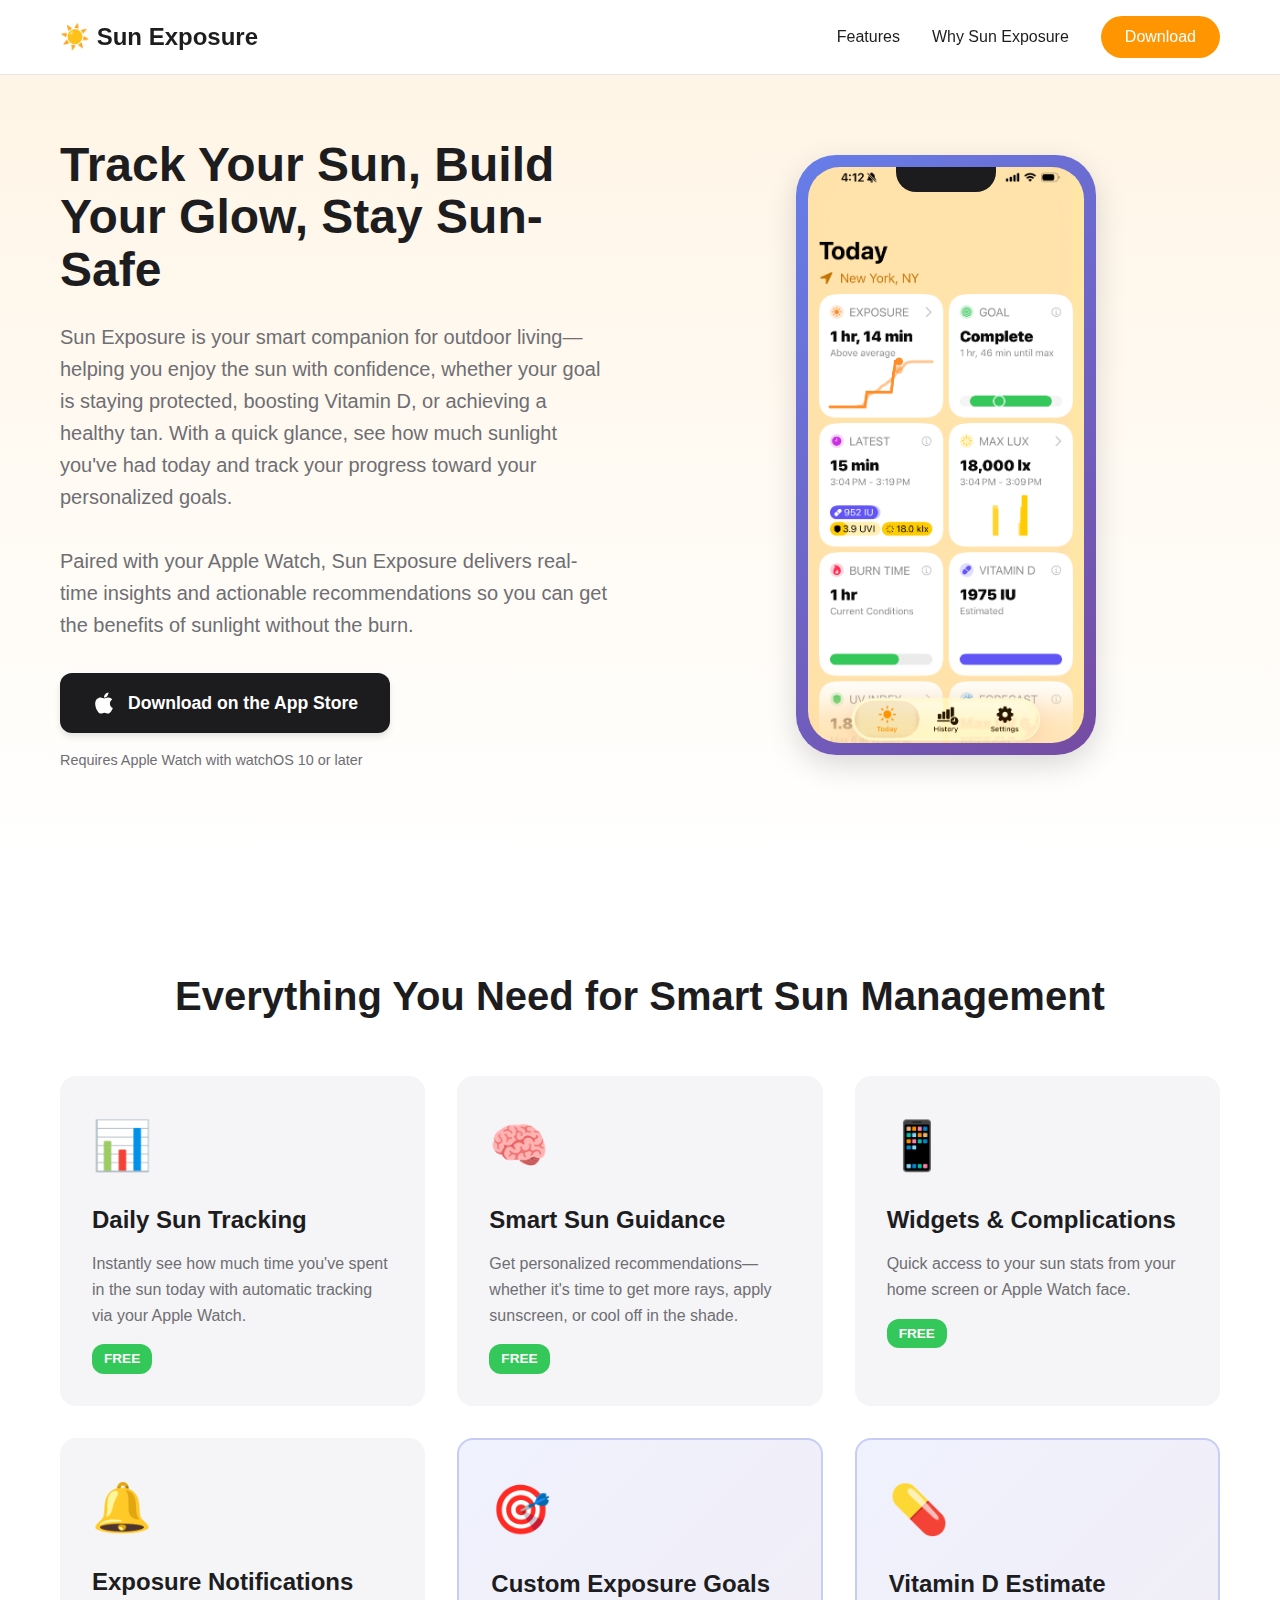
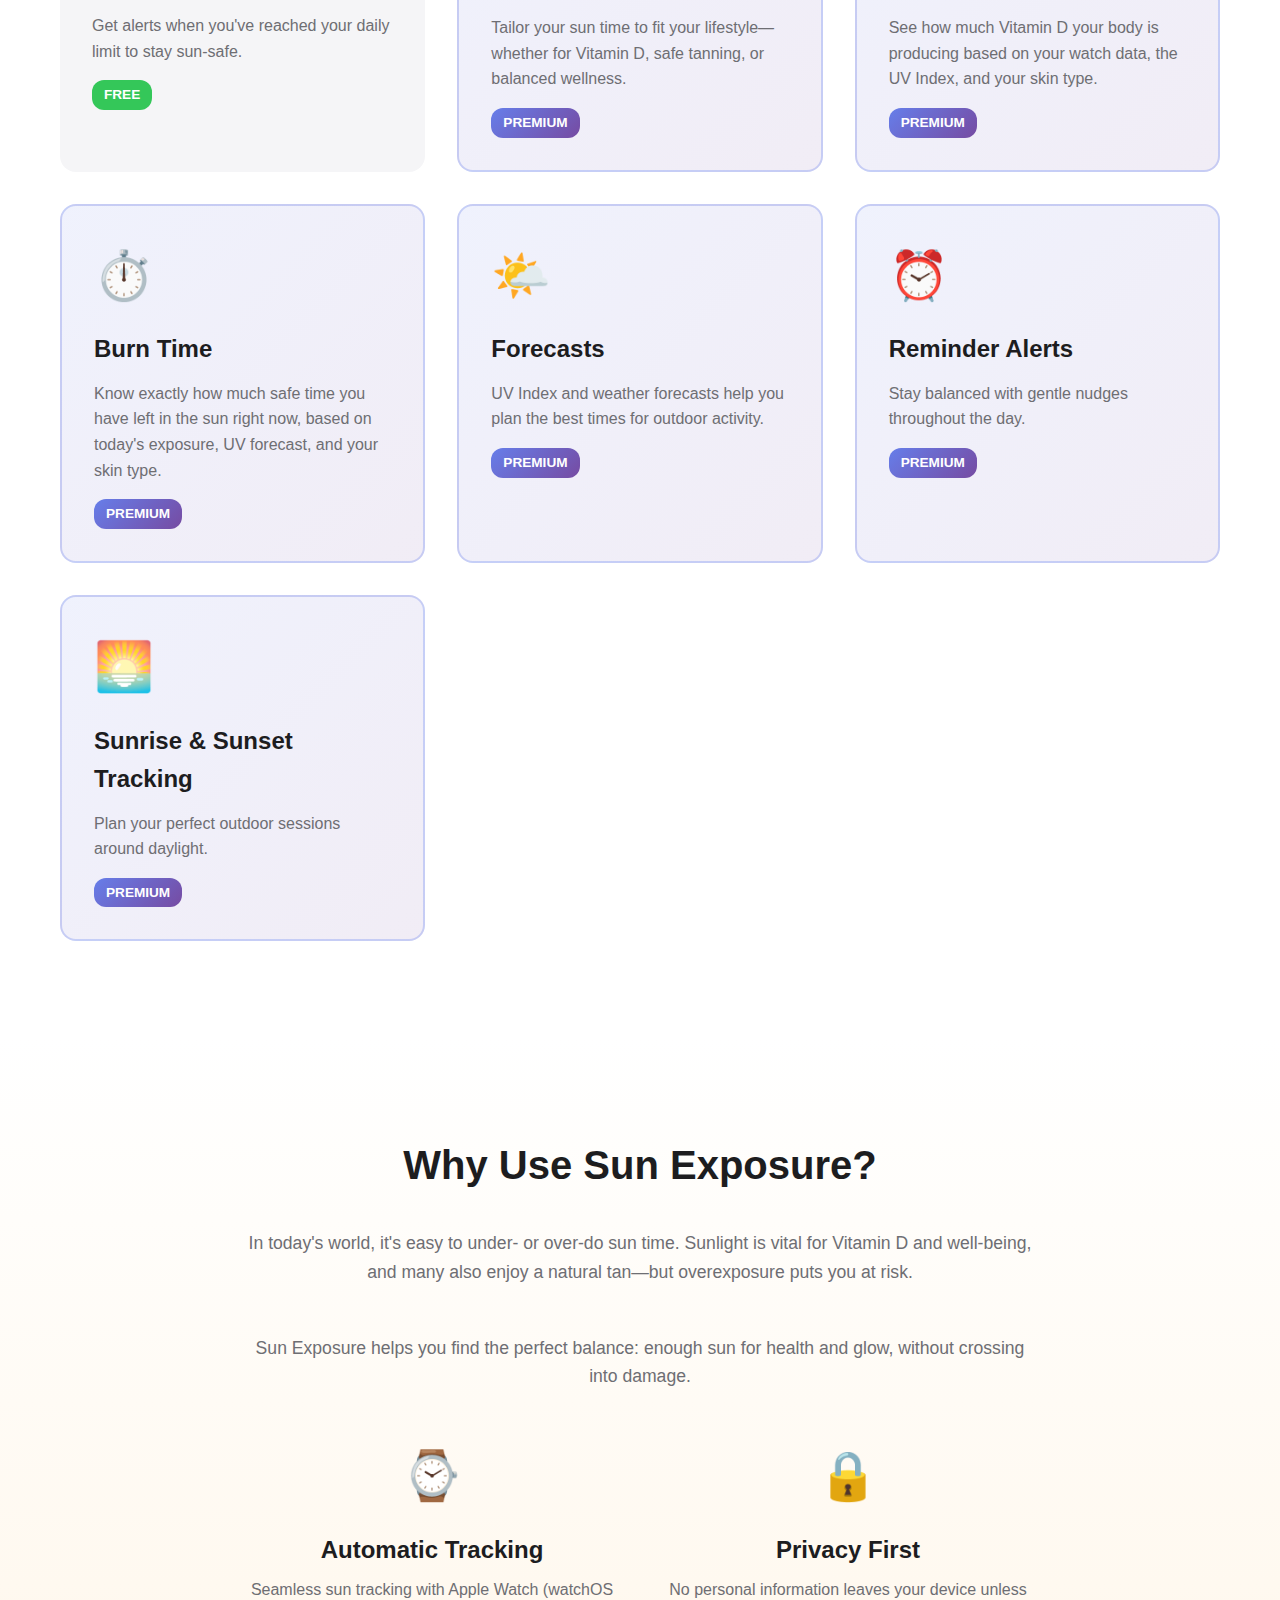
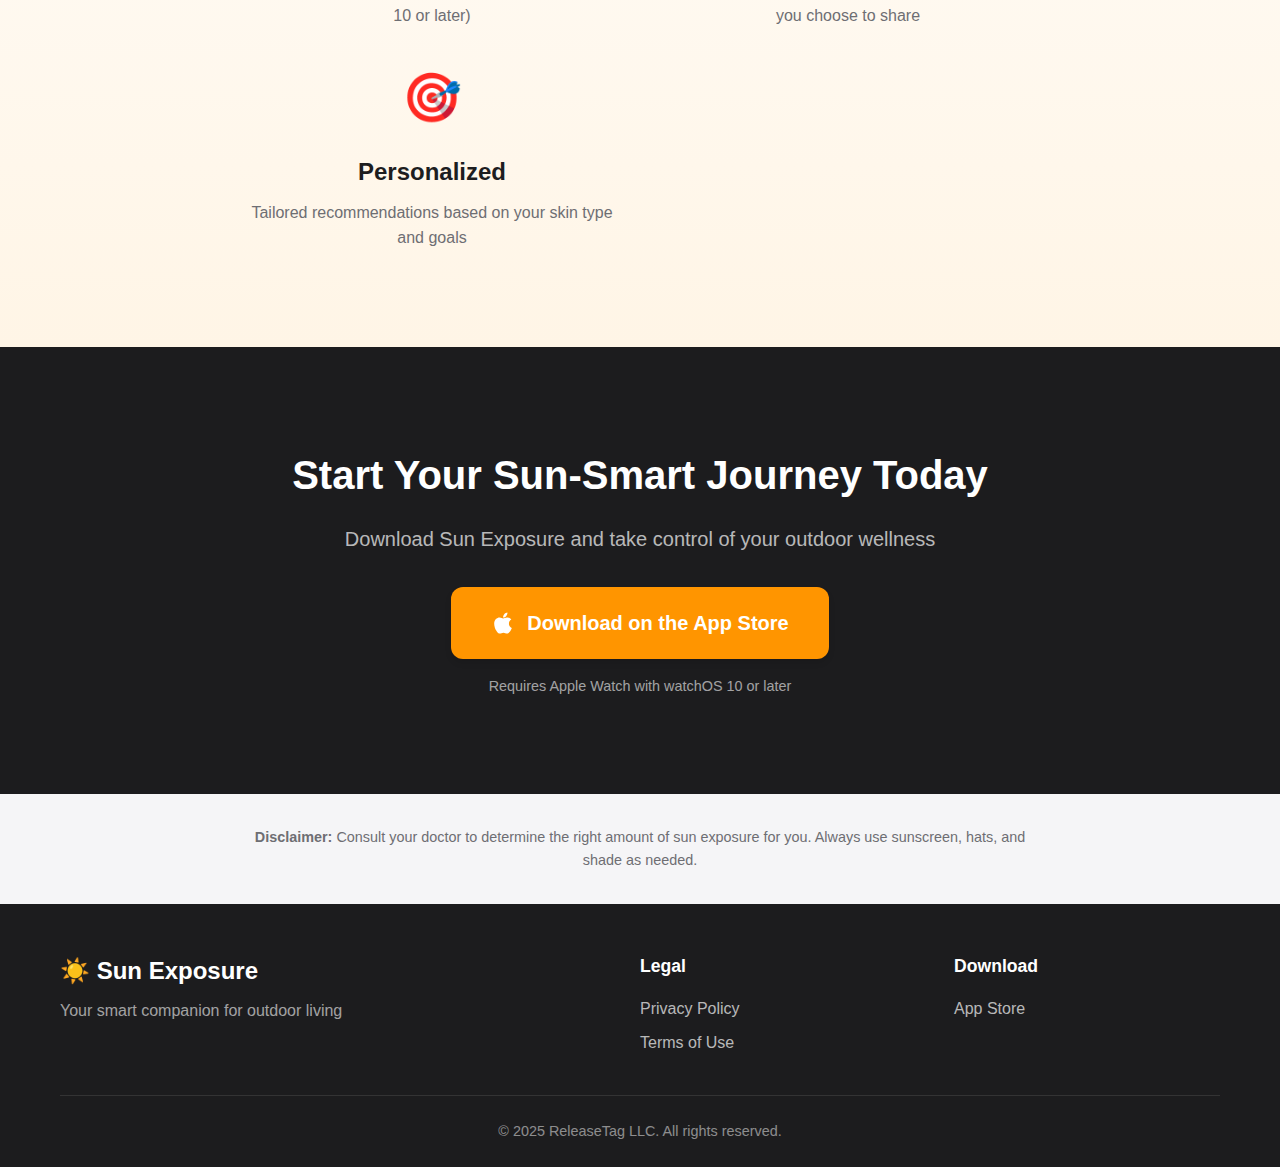
<file: index.html>
<!DOCTYPE html>
<html lang="en">
<head>
    <meta charset="UTF-8">
    <meta name="viewport" content="width=device-width, initial-scale=1.0">
    <meta name="apple-itunes-app" content="app-id=6463570196">
    <meta name="description" content="Track Your Sun, Build Your Glow, Stay Sun-Safe. Sun Exposure is your smart companion for outdoor living—helping you enjoy the sun with confidence, whether your goal is staying protected, boosting Vitamin D, or achieving a healthy tan.">
    <meta name="keywords" content="sun tracking, vitamin D, UV index, sun safety, Apple Watch, health app">
    <title>Sun Exposure - Track Your Sun, Build Your Glow, Stay Sun-Safe</title>
    <link rel="stylesheet" href="styles.css">
</head>
<body>
    <header class="header">
        <div class="container">
            <div class="logo">☀️ Sun Exposure</div>
            <nav class="nav">
                <a href="#features">Features</a>
                <a href="#why">Why Sun Exposure</a>
                <a href="#download" class="cta-button">Download</a>
            </nav>
        </div>
    </header>

    <section class="hero">
        <div class="container">
            <div class="hero-content">
                <h1>Track Your Sun, Build Your Glow, Stay Sun-Safe</h1>
                <p class="hero-subtitle">Sun Exposure is your smart companion for outdoor living—helping you enjoy the sun with confidence, whether your goal is staying protected, boosting Vitamin D, or achieving a healthy tan. With a quick glance, see how much sunlight you've had today and track your progress toward your personalized goals.</p>
                <p class="hero-subtitle">Paired with your Apple Watch, Sun Exposure delivers real-time insights and actionable recommendations so you can get the benefits of sunlight without the burn.</p>
                <div class="hero-cta">
                    <a href="https://apps.apple.com/app/id6463570196" class="download-button">
                        <svg viewBox="0 0 384 512" fill="currentColor" class="apple-icon">
                            <path d="M318.7 268.7c-.2-36.7 16.4-64.4 50-84.8-18.8-26.9-47.2-41.7-84.7-44.6-35.5-2.8-74.3 20.7-88.5 20.7-15 0-49.4-19.7-76.4-19.7C63.3 141.2 4 184.8 4 273.5q0 39.3 14.4 81.2c12.8 36.7 59 126.7 107.2 125.2 25.2-.6 43-17.9 75.8-17.9 31.8 0 48.3 17.9 76.4 17.9 48.6-.7 90.4-82.5 102.6-119.3-65.2-30.7-61.7-90-61.7-90.9zm-56.6-164.2c27.3-32.4 24.8-61.9 24-72.5-24.1 1.4-52 16.4-67.9 34.9-17.5 19.8-27.8 44.3-25.6 71.9 26.1 2 49.9-11.4 69.5-34.3z"/>
                        </svg>
                        Download on the App Store
                    </a>
                </div>
                <p class="compatibility">Requires Apple Watch with watchOS 10 or later</p>
            </div>
            <div class="hero-image">
                <div class="phone-mockup">
                    <div class="phone-screen">
                        <img src="images/screenshot.png" alt="Sun Exposure App Screenshot" style="width: 100%; height: 100%; object-fit: cover;">
                    </div>
                </div>
            </div>
        </div>
    </section>

    <section id="features" class="features">
        <div class="container">
            <h2>Everything You Need for Smart Sun Management</h2>

            <div class="features-grid">
                <div class="feature-card">
                    <div class="feature-icon">📊</div>
                    <h3>Daily Sun Tracking</h3>
                    <p>Instantly see how much time you've spent in the sun today with automatic tracking via your Apple Watch.</p>
                    <span class="badge free">Free</span>
                </div>

                <div class="feature-card">
                    <div class="feature-icon">🧠</div>
                    <h3>Smart Sun Guidance</h3>
                    <p>Get personalized recommendations—whether it's time to get more rays, apply sunscreen, or cool off in the shade.</p>
                    <span class="badge free">Free</span>
                </div>

                <div class="feature-card">
                    <div class="feature-icon">📱</div>
                    <h3>Widgets & Complications</h3>
                    <p>Quick access to your sun stats from your home screen or Apple Watch face.</p>
                    <span class="badge free">Free</span>
                </div>

                <div class="feature-card">
                    <div class="feature-icon">🔔</div>
                    <h3>Exposure Notifications</h3>
                    <p>Get alerts when you've reached your daily limit to stay sun-safe.</p>
                    <span class="badge free">Free</span>
                </div>

                <div class="feature-card premium">
                    <div class="feature-icon">🎯</div>
                    <h3>Custom Exposure Goals</h3>
                    <p>Tailor your sun time to fit your lifestyle—whether for Vitamin D, safe tanning, or balanced wellness.</p>
                    <span class="badge premium-badge">Premium</span>
                </div>

                <div class="feature-card premium">
                    <div class="feature-icon">💊</div>
                    <h3>Vitamin D Estimate</h3>
                    <p>See how much Vitamin D your body is producing based on your watch data, the UV Index, and your skin type.</p>
                    <span class="badge premium-badge">Premium</span>
                </div>

                <div class="feature-card premium">
                    <div class="feature-icon">⏱️</div>
                    <h3>Burn Time</h3>
                    <p>Know exactly how much safe time you have left in the sun right now, based on today's exposure, UV forecast, and your skin type.</p>
                    <span class="badge premium-badge">Premium</span>
                </div>

                <div class="feature-card premium">
                    <div class="feature-icon">🌤️</div>
                    <h3>Forecasts</h3>
                    <p>UV Index and weather forecasts help you plan the best times for outdoor activity.</p>
                    <span class="badge premium-badge">Premium</span>
                </div>

                <div class="feature-card premium">
                    <div class="feature-icon">⏰</div>
                    <h3>Reminder Alerts</h3>
                    <p>Stay balanced with gentle nudges throughout the day.</p>
                    <span class="badge premium-badge">Premium</span>
                </div>

                <div class="feature-card premium">
                    <div class="feature-icon">🌅</div>
                    <h3>Sunrise & Sunset Tracking</h3>
                    <p>Plan your perfect outdoor sessions around daylight.</p>
                    <span class="badge premium-badge">Premium</span>
                </div>
            </div>
        </div>
    </section>

    <section id="why" class="why-section">
        <div class="container">
            <h2>Why Use Sun Exposure?</h2>
            <div class="why-content">
                <p class="lead">In today's world, it's easy to under- or over-do sun time. Sunlight is vital for Vitamin D and well-being, and many also enjoy a natural tan—but overexposure puts you at risk.</p>
                <p>Sun Exposure helps you find the perfect balance: enough sun for health and glow, without crossing into damage.</p>

                <div class="benefits-grid">
                    <div class="benefit">
                        <div class="benefit-icon">⌚</div>
                        <h3>Automatic Tracking</h3>
                        <p>Seamless sun tracking with Apple Watch (watchOS 10 or later)</p>
                    </div>
                    <div class="benefit">
                        <div class="benefit-icon">🔒</div>
                        <h3>Privacy First</h3>
                        <p>No personal information leaves your device unless you choose to share</p>
                    </div>
                    <div class="benefit">
                        <div class="benefit-icon">🎯</div>
                        <h3>Personalized</h3>
                        <p>Tailored recommendations based on your skin type and goals</p>
                    </div>
                </div>
            </div>
        </div>
    </section>

    <section id="download" class="download-section">
        <div class="container">
            <h2>Start Your Sun-Smart Journey Today</h2>
            <p class="download-subtitle">Download Sun Exposure and take control of your outdoor wellness</p>
            <a href="https://apps.apple.com/app/id6463570196" class="download-button large">
                <svg viewBox="0 0 384 512" fill="currentColor" class="apple-icon">
                    <path d="M318.7 268.7c-.2-36.7 16.4-64.4 50-84.8-18.8-26.9-47.2-41.7-84.7-44.6-35.5-2.8-74.3 20.7-88.5 20.7-15 0-49.4-19.7-76.4-19.7C63.3 141.2 4 184.8 4 273.5q0 39.3 14.4 81.2c12.8 36.7 59 126.7 107.2 125.2 25.2-.6 43-17.9 75.8-17.9 31.8 0 48.3 17.9 76.4 17.9 48.6-.7 90.4-82.5 102.6-119.3-65.2-30.7-61.7-90-61.7-90.9zm-56.6-164.2c27.3-32.4 24.8-61.9 24-72.5-24.1 1.4-52 16.4-67.9 34.9-17.5 19.8-27.8 44.3-25.6 71.9 26.1 2 49.9-11.4 69.5-34.3z"/>
                </svg>
                Download on the App Store
            </a>
            <p class="disclaimer">Requires Apple Watch with watchOS 10 or later</p>
        </div>
    </section>

    <section class="disclaimer-section">
        <div class="container">
            <p><strong>Disclaimer:</strong> Consult your doctor to determine the right amount of sun exposure for you. Always use sunscreen, hats, and shade as needed.</p>
        </div>
    </section>

    <footer class="footer">
        <div class="container">
            <div class="footer-content">
                <div class="footer-brand">
                    <div class="logo">☀️ Sun Exposure</div>
                    <p>Your smart companion for outdoor living</p>
                </div>
                <div class="footer-links">
                    <h4>Legal</h4>
                    <ul>
                        <li><a href="/privacy-policy/">Privacy Policy</a></li>
                        <li><a href="/terms-of-use/">Terms of Use</a></li>
                    </ul>
                </div>
                <div class="footer-links">
                    <h4>Download</h4>
                    <ul>
                        <li><a href="https://apps.apple.com/app/id6463570196">App Store</a></li>
                    </ul>
                </div>
            </div>
            <div class="footer-bottom">
                <p>&copy; 2025 ReleaseTag LLC. All rights reserved.</p>
            </div>
        </div>
    </footer>
</body>
</html>
</file>
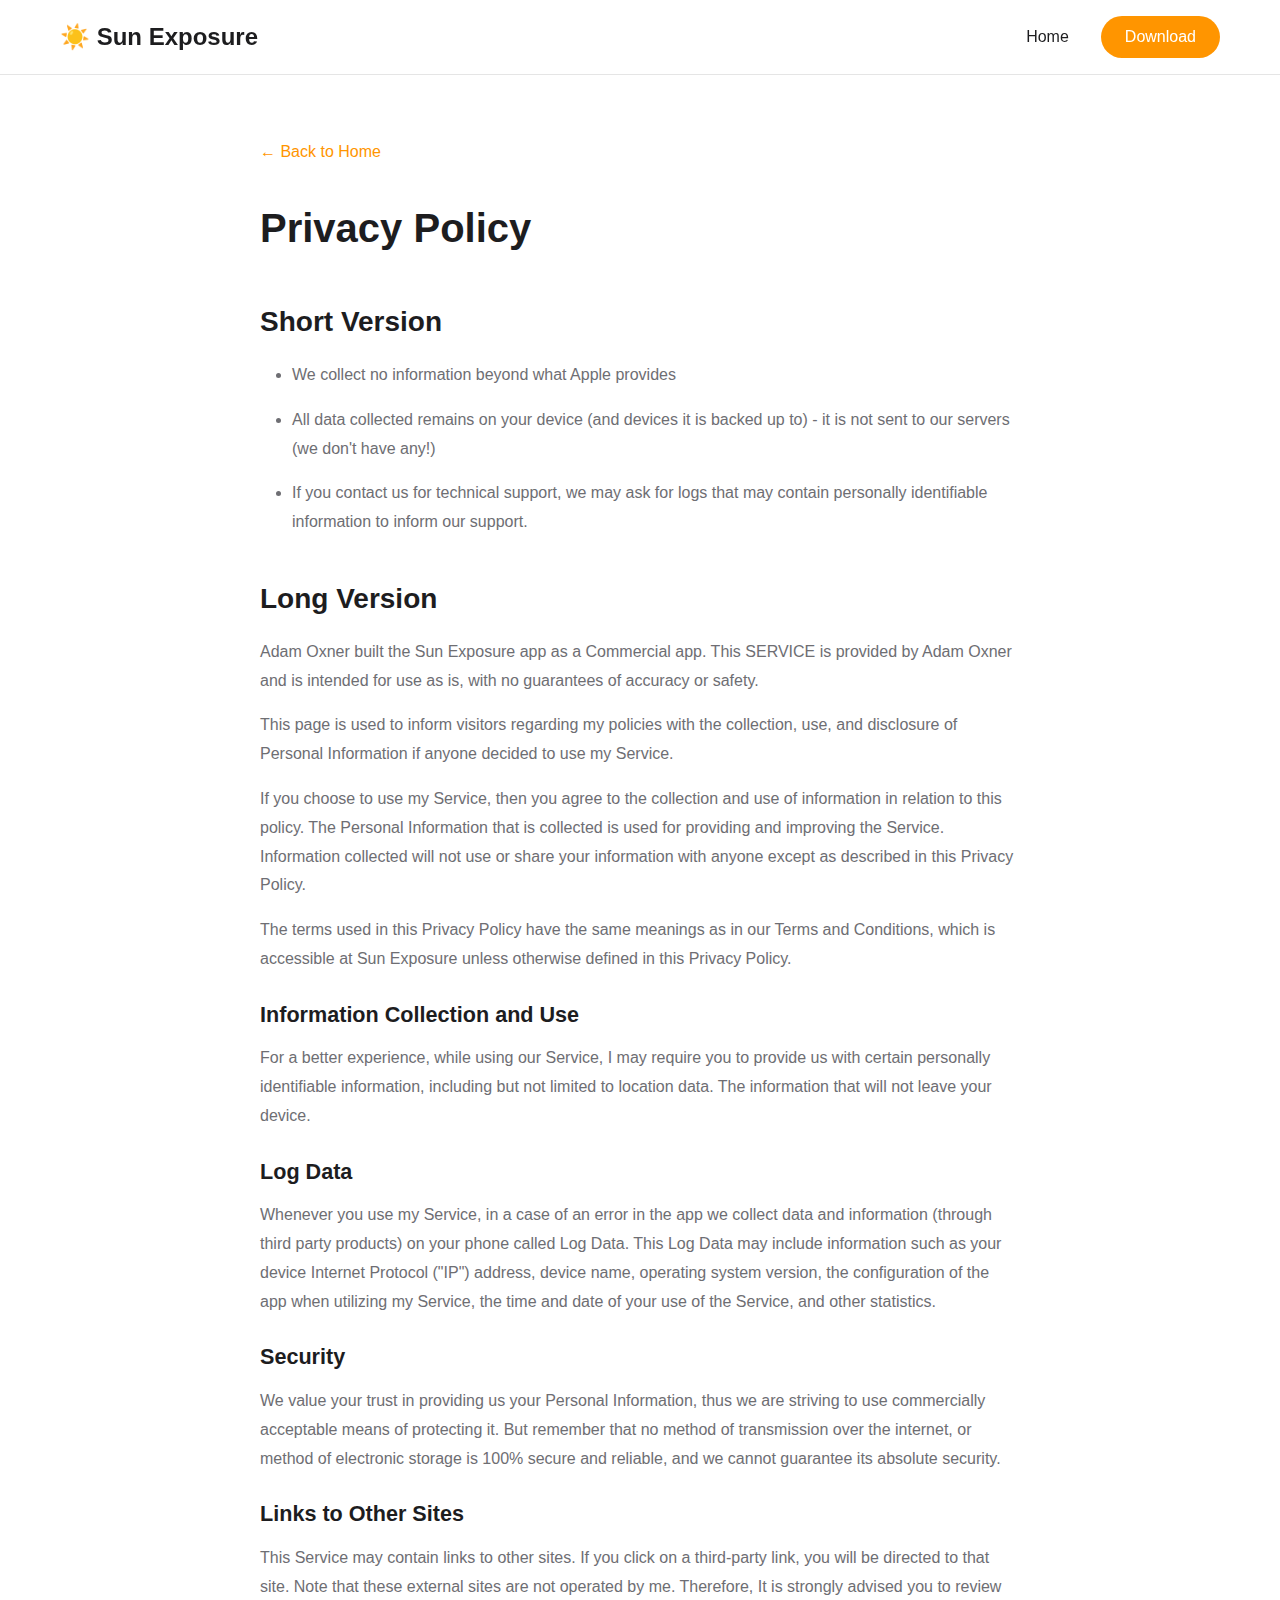
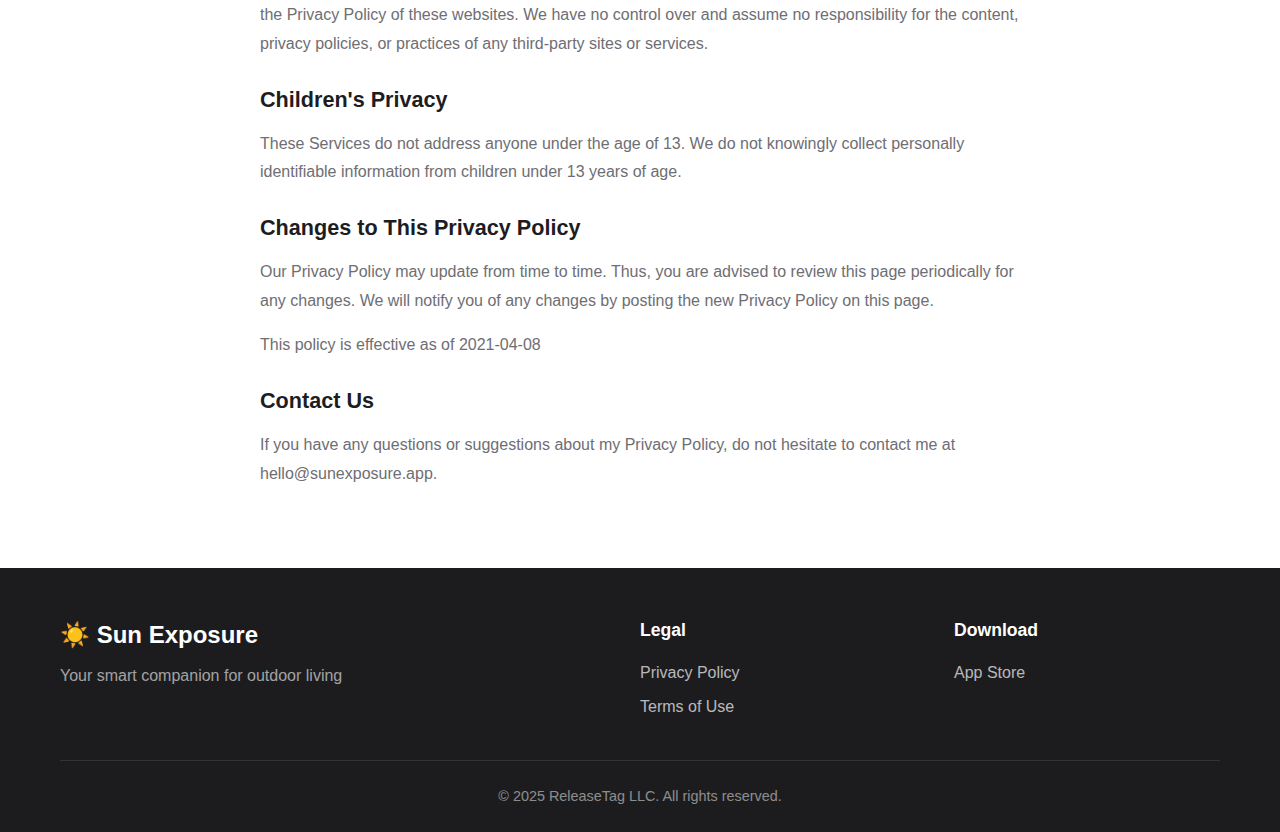
<file: privacy-policy/index.html>
<!DOCTYPE html>
<html lang="en">
<head>
    <meta charset="UTF-8">
    <meta name="viewport" content="width=device-width, initial-scale=1.0">
    <title>Privacy Policy - Sun Exposure</title>
    <link rel="stylesheet" href="../styles.css">
    <style>
        .policy-page {
            max-width: 800px;
            margin: 0 auto;
            padding: 4rem 20px;
        }

        .policy-page h1 {
            font-size: 2.5rem;
            margin-bottom: 1rem;
            color: var(--text-dark);
        }

        .policy-page .updated {
            color: var(--text-light);
            margin-bottom: 2rem;
            font-style: italic;
        }

        .policy-page h2 {
            font-size: 1.75rem;
            margin-top: 2.5rem;
            margin-bottom: 1rem;
            color: var(--text-dark);
        }

        .policy-page h3 {
            font-size: 1.35rem;
            margin-top: 1.5rem;
            margin-bottom: 0.75rem;
            color: var(--text-dark);
        }

        .policy-page p,
        .policy-page li {
            color: var(--text-light);
            line-height: 1.8;
            margin-bottom: 1rem;
        }

        .policy-page ul {
            margin-left: 2rem;
            margin-bottom: 1.5rem;
        }

        .policy-page a {
            color: var(--primary-color);
            text-decoration: none;
        }

        .policy-page a:hover {
            text-decoration: underline;
        }

        .back-link {
            display: inline-block;
            margin-bottom: 2rem;
            color: var(--primary-color);
            text-decoration: none;
            font-weight: 500;
        }

        .back-link:hover {
            text-decoration: underline;
        }
    </style>
</head>
<body>
    <header class="header">
        <div class="container">
            <div class="logo">☀️ Sun Exposure</div>
            <nav class="nav">
                <a href="/">Home</a>
                <a href="https://apps.apple.com/us/app/sun-exposure-time-in-daylight/id6463570196" class="cta-button">Download</a>
            </nav>
        </div>
    </header>

    <main class="policy-page">
        <a href="/" class="back-link">← Back to Home</a>

        <h1>Privacy Policy</h1>

        <h2>Short Version</h2>
        <p>
            <ul>
                <li>We collect no information beyond what Apple provides</li>
                <li>All data collected remains on your device (and devices it is backed up to) - it is not sent to our servers (we don't have any!)</li>
                <li>If you contact us for technical support, we may ask for logs that may contain personally identifiable information to inform our support.</li>
            </ul>
        </p>

        <h2>Long Version</h2>
        <p>
            Adam Oxner built the Sun Exposure app as
            a Commercial app. This SERVICE is provided by
            Adam Oxner  and is intended for use as
            is, with no guarantees of accuracy or safety.
        </p>
        <p>
            This page is used to inform visitors regarding my
            policies with the collection, use, and disclosure of Personal
            Information if anyone decided to use my Service.
        </p>
        <p>
            If you choose to use my Service, then you agree to
            the collection and use of information in relation to this
            policy. The Personal Information that is collected is
            used for providing and improving the Service. Information collected will not use or share your information with
            anyone except as described in this Privacy Policy.
        </p>
        <p>
            The terms used in this Privacy Policy have the same meanings
            as in our Terms and Conditions, which is accessible at
            Sun Exposure unless otherwise defined in this Privacy Policy.
        </p>

        <h3>Information Collection and Use</h3>
        <p>
            For a better experience, while using our Service, I
            may require you to provide us with certain personally
            identifiable information, including but not limited to location data. The information that
            will not leave your device.
        </p>

        <h3>Log Data</h3>
        <p>
            Whenever you
            use my Service, in a case of an error in the app
            we collect data and information (through third party
            products) on your phone called Log Data. This Log Data may
            include information such as your device Internet Protocol
            ("IP") address, device name, operating system version, the
            configuration of the app when utilizing my Service,
            the time and date of your use of the Service, and other
            statistics.
        </p>

        <h3>Security</h3>
        <p>
            We value your trust in providing us your
            Personal Information, thus we are striving to use commercially
            acceptable means of protecting it. But remember that no method
            of transmission over the internet, or method of electronic
            storage is 100% secure and reliable, and we cannot
            guarantee its absolute security.
        </p>

        <h3>Links to Other Sites</h3>
        <p>
            This Service may contain links to other sites. If you click on
            a third-party link, you will be directed to that site. Note
            that these external sites are not operated by me.
            Therefore, It is strongly advised you to review the
            Privacy Policy of these websites. We have
            no control over and assume no responsibility for the content,
            privacy policies, or practices of any third-party sites or
            services.
        </p>

        <h3>Children's Privacy</h3>
        <p>
            These Services do not address anyone under the age of 13.
            We do not knowingly collect personally
            identifiable information from children under 13 years of age.
        </p>

        <h3>Changes to This Privacy Policy</h3>
        <p>
            Our Privacy Policy may update from
            time to time. Thus, you are advised to review this page
            periodically for any changes. We will
            notify you of any changes by posting the new Privacy Policy on
            this page.
        </p>
        <p>This policy is effective as of 2021-04-08</p>

        <h3>Contact Us</h3>
        <p>
            If you have any questions or suggestions about my
            Privacy Policy, do not hesitate to contact me at hello@sunexposure.app.
        </p>
    </main>

    <footer class="footer">
        <div class="container">
            <div class="footer-content">
                <div class="footer-brand">
                    <div class="logo">☀️ Sun Exposure</div>
                    <p>Your smart companion for outdoor living</p>
                </div>
                <div class="footer-links">
                    <h4>Legal</h4>
                    <ul>
                        <li><a href="/privacy-policy/">Privacy Policy</a></li>
                        <li><a href="/terms-of-use/">Terms of Use</a></li>
                    </ul>
                </div>
                <div class="footer-links">
                    <h4>Download</h4>
                    <ul>
                        <li><a href="https://apps.apple.com/us/app/sun-exposure-time-in-daylight/id6463570196">App Store</a></li>
                    </ul>
                </div>
            </div>
            <div class="footer-bottom">
                <p>&copy; 2025 ReleaseTag LLC. All rights reserved.</p>
            </div>
        </div>
    </footer>
</body>
</html>
</file>
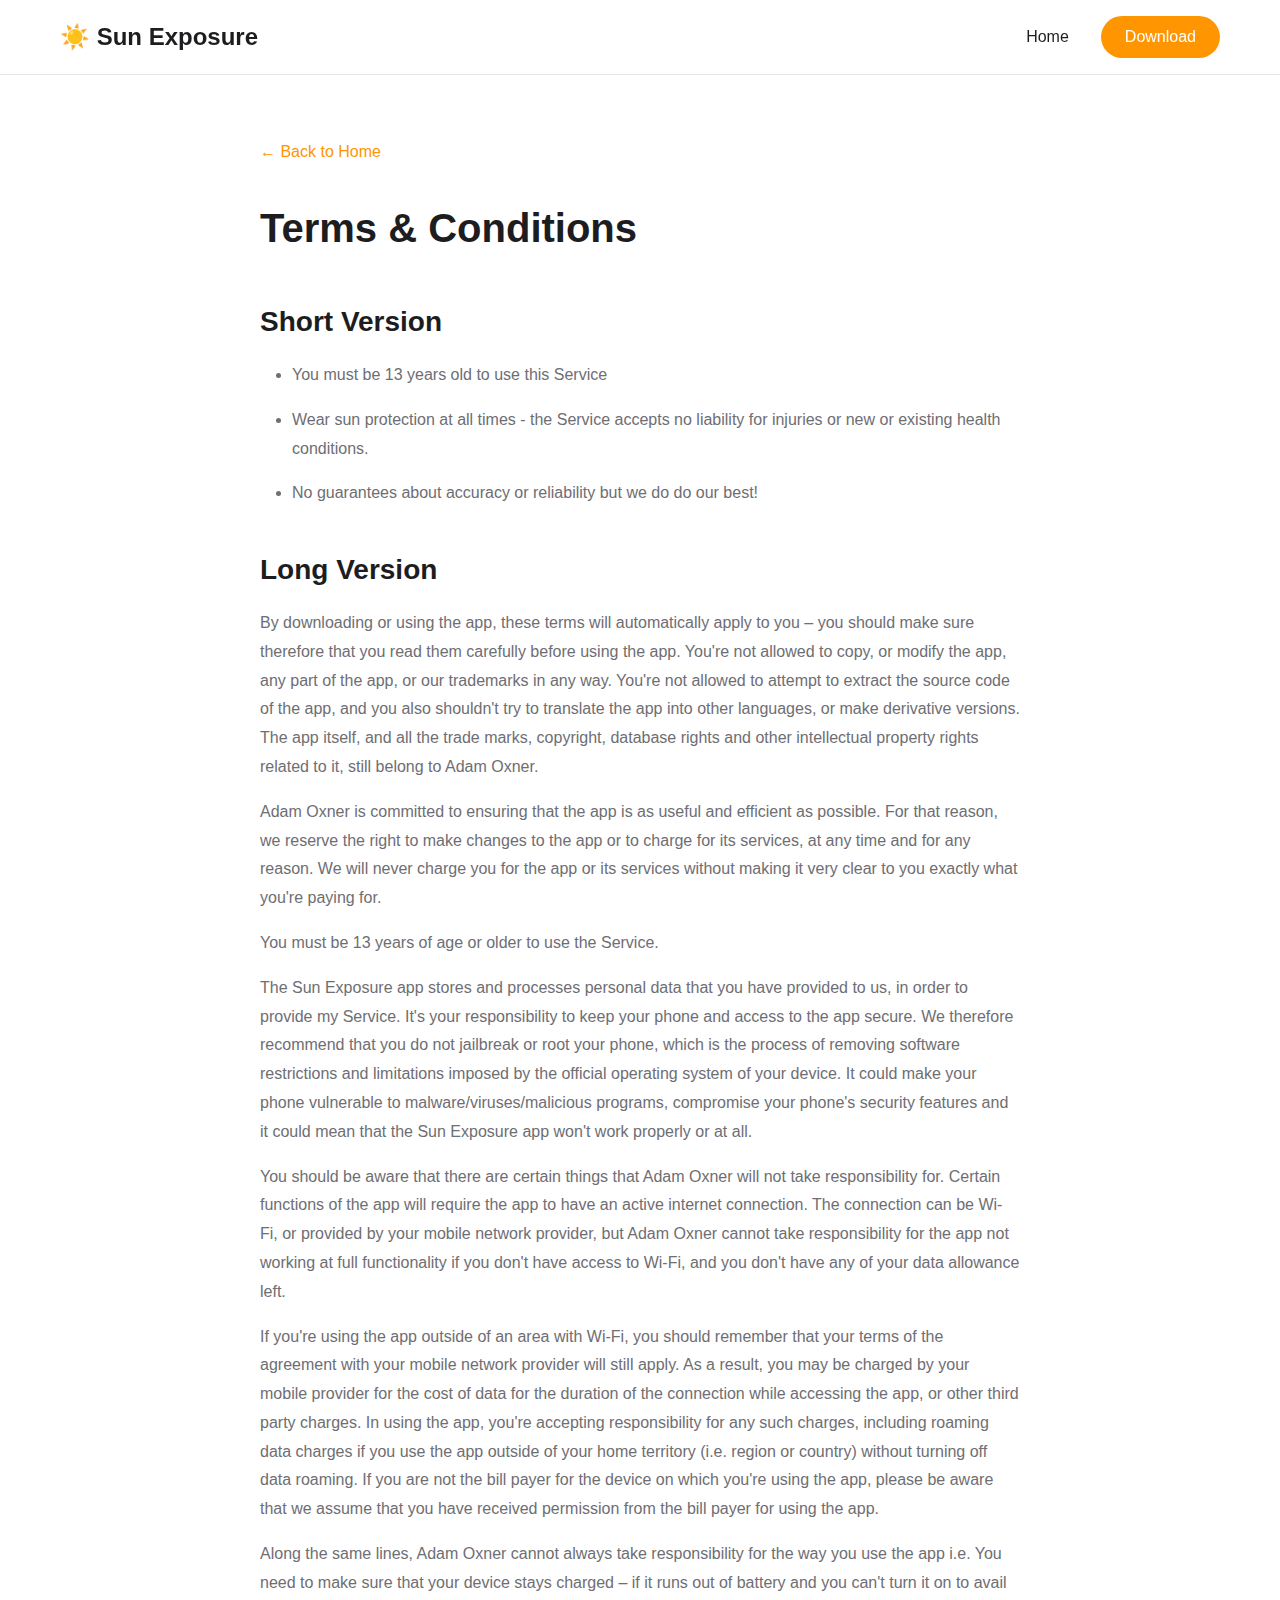
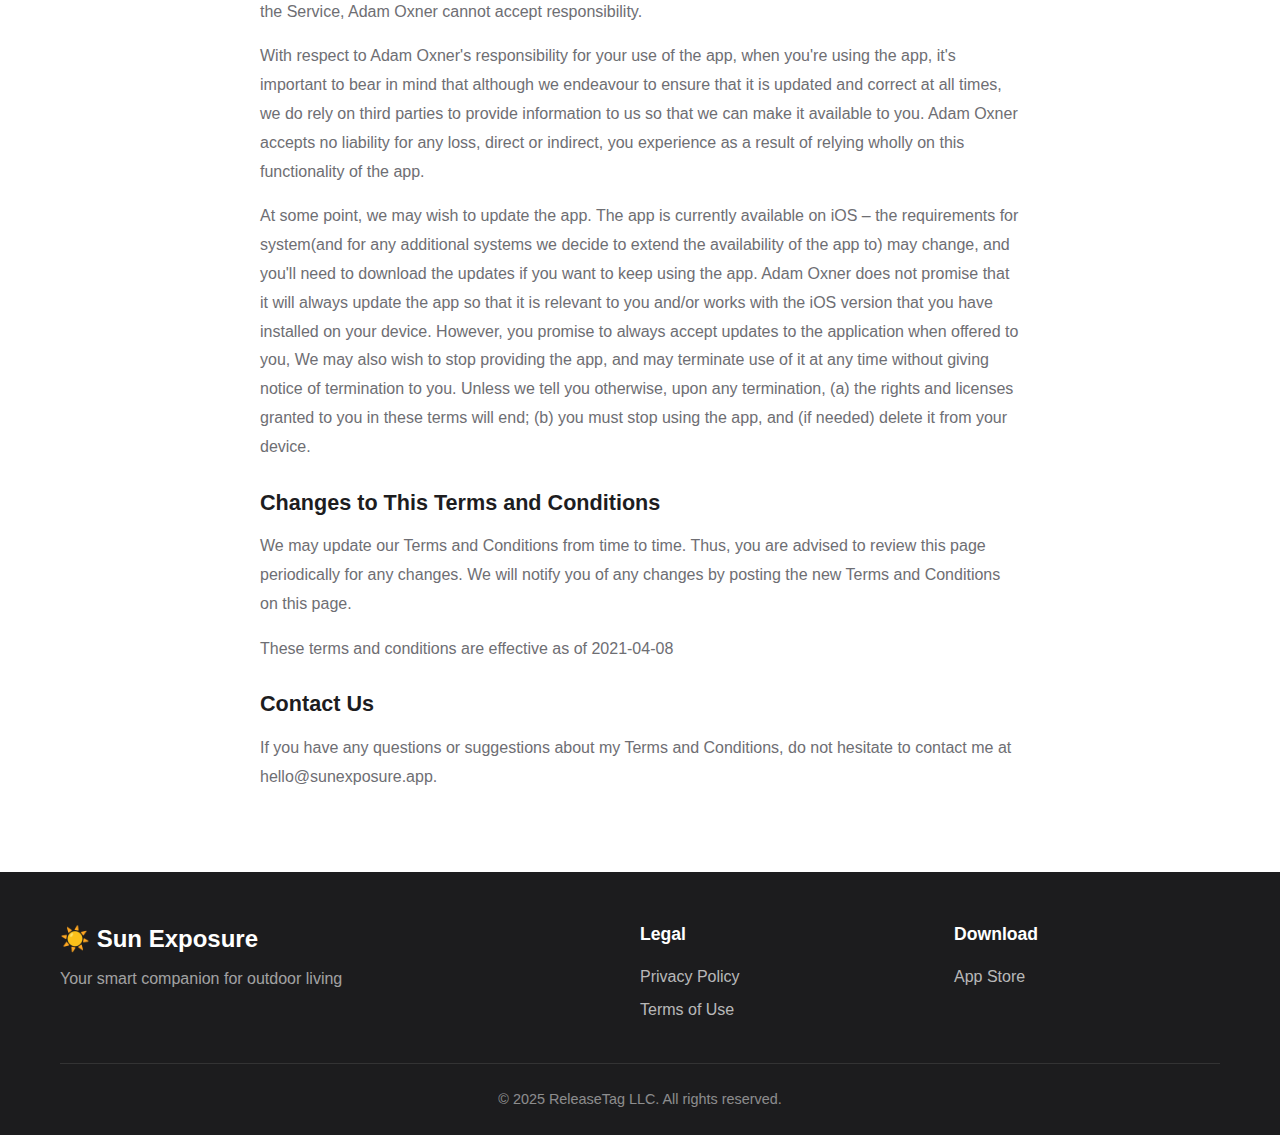
<file: terms-of-use/index.html>
<!DOCTYPE html>
<html lang="en">
<head>
    <meta charset="UTF-8">
    <meta name="viewport" content="width=device-width, initial-scale=1.0">
    <title>Terms of Use - Sun Exposure</title>
    <link rel="stylesheet" href="../styles.css">
    <style>
        .policy-page {
            max-width: 800px;
            margin: 0 auto;
            padding: 4rem 20px;
        }

        .policy-page h1 {
            font-size: 2.5rem;
            margin-bottom: 1rem;
            color: var(--text-dark);
        }

        .policy-page .updated {
            color: var(--text-light);
            margin-bottom: 2rem;
            font-style: italic;
        }

        .policy-page h2 {
            font-size: 1.75rem;
            margin-top: 2.5rem;
            margin-bottom: 1rem;
            color: var(--text-dark);
        }

        .policy-page h3 {
            font-size: 1.35rem;
            margin-top: 1.5rem;
            margin-bottom: 0.75rem;
            color: var(--text-dark);
        }

        .policy-page p,
        .policy-page li {
            color: var(--text-light);
            line-height: 1.8;
            margin-bottom: 1rem;
        }

        .policy-page ul {
            margin-left: 2rem;
            margin-bottom: 1.5rem;
        }

        .policy-page a {
            color: var(--primary-color);
            text-decoration: none;
        }

        .policy-page a:hover {
            text-decoration: underline;
        }

        .back-link {
            display: inline-block;
            margin-bottom: 2rem;
            color: var(--primary-color);
            text-decoration: none;
            font-weight: 500;
        }

        .back-link:hover {
            text-decoration: underline;
        }
    </style>
</head>
<body>
    <header class="header">
        <div class="container">
            <div class="logo">☀️ Sun Exposure</div>
            <nav class="nav">
                <a href="/">Home</a>
                <a href="https://apps.apple.com/us/app/sun-exposure-time-in-daylight/id6463570196" class="cta-button">Download</a>
            </nav>
        </div>
    </header>

    <main class="policy-page">
        <a href="/" class="back-link">← Back to Home</a>

        <h1>Terms &amp; Conditions</h1>

        <h2>Short Version</h2>
        <p>
            <ul>
                <li>You must be 13 years old to use this Service</li>
                <li>Wear sun protection at all times - the Service accepts no liability for injuries or new or existing health conditions.</li>
                <li>No guarantees about accuracy or reliability but we do do our best!</li>
            </ul>
        </p>

        <h2>Long Version</h2>
        <p>
            By downloading or using the app, these terms will
            automatically apply to you – you should make sure therefore
            that you read them carefully before using the app. You're not
            allowed to copy, or modify the app, any part of the app, or
            our trademarks in any way. You're not allowed to attempt to
            extract the source code of the app, and you also shouldn't try
            to translate the app into other languages, or make derivative
            versions. The app itself, and all the trade marks, copyright,
            database rights and other intellectual property rights related
            to it, still belong to Adam Oxner.
        </p>
        <p>
            Adam Oxner is committed to ensuring that the app is
            as useful and efficient as possible. For that reason, we
            reserve the right to make changes to the app or to charge for
            its services, at any time and for any reason. We will never
            charge you for the app or its services without making it very
            clear to you exactly what you're paying for.
        </p>
        <p>
            You must be 13 years of age or older to use the Service.
        </p>
        <p>
            The Sun Exposure app stores and processes personal data that
            you have provided to us, in order to provide my
            Service. It's your responsibility to keep your phone and
            access to the app secure. We therefore recommend that you do
            not jailbreak or root your phone, which is the process of
            removing software restrictions and limitations imposed by the
            official operating system of your device. It could make your
            phone vulnerable to malware/viruses/malicious programs,
            compromise your phone's security features and it could mean
            that the Sun Exposure app won't work properly or at all.
        </p>
        <p>
            You should be aware that there are certain things that
            Adam Oxner will not take responsibility for. Certain
            functions of the app will require the app to have an active
            internet connection. The connection can be Wi-Fi, or provided
            by your mobile network provider, but Adam Oxner
            cannot take responsibility for the app not working at full
            functionality if you don't have access to Wi-Fi, and you don't
            have any of your data allowance left.
        </p>
        <p></p>
        <p>
            If you're using the app outside of an area with Wi-Fi, you
            should remember that your terms of the agreement with your
            mobile network provider will still apply. As a result, you may
            be charged by your mobile provider for the cost of data for
            the duration of the connection while accessing the app, or
            other third party charges. In using the app, you're accepting
            responsibility for any such charges, including roaming data
            charges if you use the app outside of your home territory
            (i.e. region or country) without turning off data roaming. If
            you are not the bill payer for the device on which you're
            using the app, please be aware that we assume that you have
            received permission from the bill payer for using the app.
        </p>
        <p>
            Along the same lines, Adam Oxner cannot always take
            responsibility for the way you use the app i.e. You need to
            make sure that your device stays charged – if it runs out of
            battery and you can't turn it on to avail the Service,
            Adam Oxner cannot accept responsibility.
        </p>
        <p>
            With respect to Adam Oxner's responsibility for your
            use of the app, when you're using the app, it's important to
            bear in mind that although we endeavour to ensure that it is
            updated and correct at all times, we do rely on third parties
            to provide information to us so that we can make it available
            to you. Adam Oxner accepts no liability for any
            loss, direct or indirect, you experience as a result of
            relying wholly on this functionality of the app.
        </p>
        <p>
            At some point, we may wish to update the app. The app is
            currently available on iOS – the requirements for
            system(and for any additional systems we
            decide to extend the availability of the app to) may change,
            and you'll need to download the updates if you want to keep
            using the app. Adam Oxner does not promise that it
            will always update the app so that it is relevant to you
            and/or works with the iOS version that you have
            installed on your device. However, you promise to always
            accept updates to the application when offered to you, We may
            also wish to stop providing the app, and may terminate use of
            it at any time without giving notice of termination to you.
            Unless we tell you otherwise, upon any termination, (a) the
            rights and licenses granted to you in these terms will end;
            (b) you must stop using the app, and (if needed) delete it
            from your device.
        </p>

        <h3>Changes to This Terms and Conditions</h3>
        <p>
            We may update our Terms and Conditions
            from time to time. Thus, you are advised to review this page
            periodically for any changes. We  will
            notify you of any changes by posting the new Terms and
            Conditions on this page.
        </p>
        <p>
            These terms and conditions are effective as of 2021-04-08
        </p>

        <h3>Contact Us</h3>
        <p>
            If you have any questions or suggestions about my
            Terms and Conditions, do not hesitate to contact me
            at hello@sunexposure.app.
        </p>
    </main>

    <footer class="footer">
        <div class="container">
            <div class="footer-content">
                <div class="footer-brand">
                    <div class="logo">☀️ Sun Exposure</div>
                    <p>Your smart companion for outdoor living</p>
                </div>
                <div class="footer-links">
                    <h4>Legal</h4>
                    <ul>
                        <li><a href="/privacy-policy/">Privacy Policy</a></li>
                        <li><a href="/terms-of-use/">Terms of Use</a></li>
                    </ul>
                </div>
                <div class="footer-links">
                    <h4>Download</h4>
                    <ul>
                        <li><a href="https://apps.apple.com/us/app/sun-exposure-time-in-daylight/id6463570196">App Store</a></li>
                    </ul>
                </div>
            </div>
            <div class="footer-bottom">
                <p>&copy; 2025 ReleaseTag LLC. All rights reserved.</p>
            </div>
        </div>
    </footer>
</body>
</html>
</file>
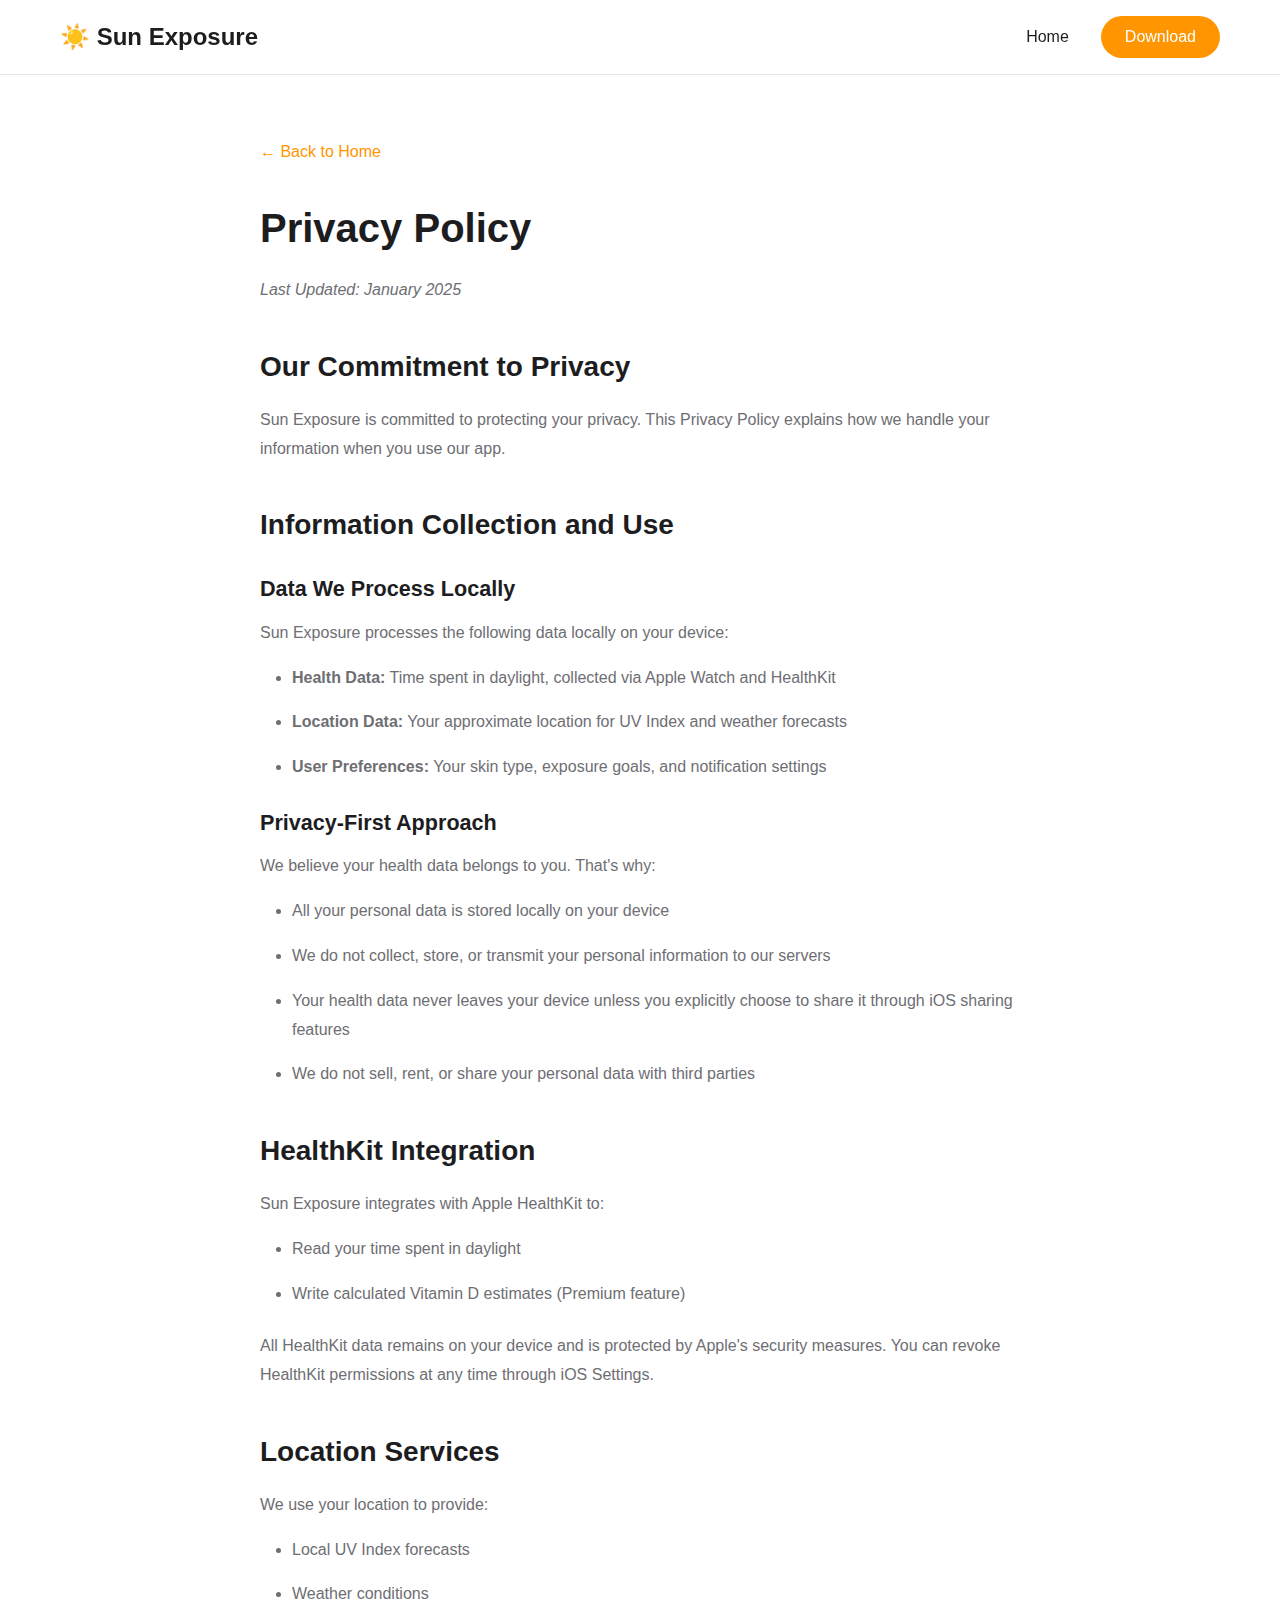
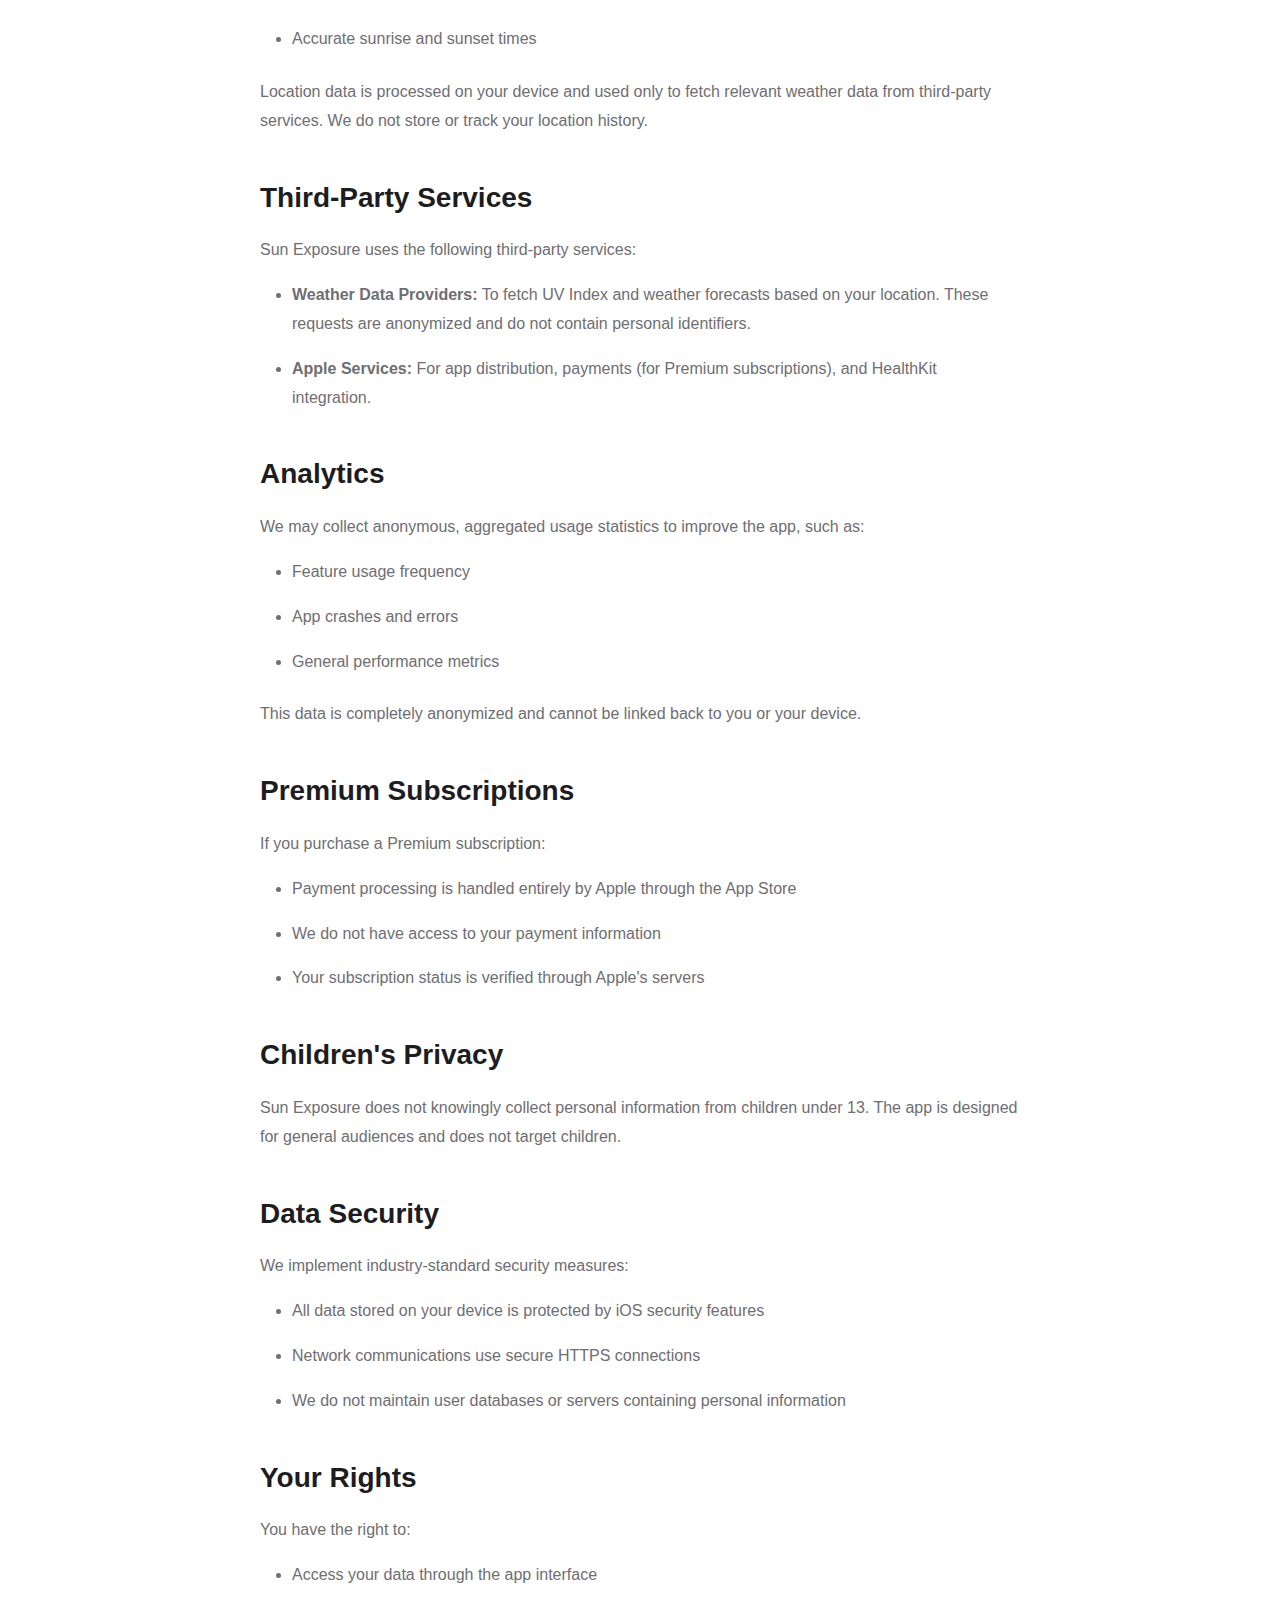
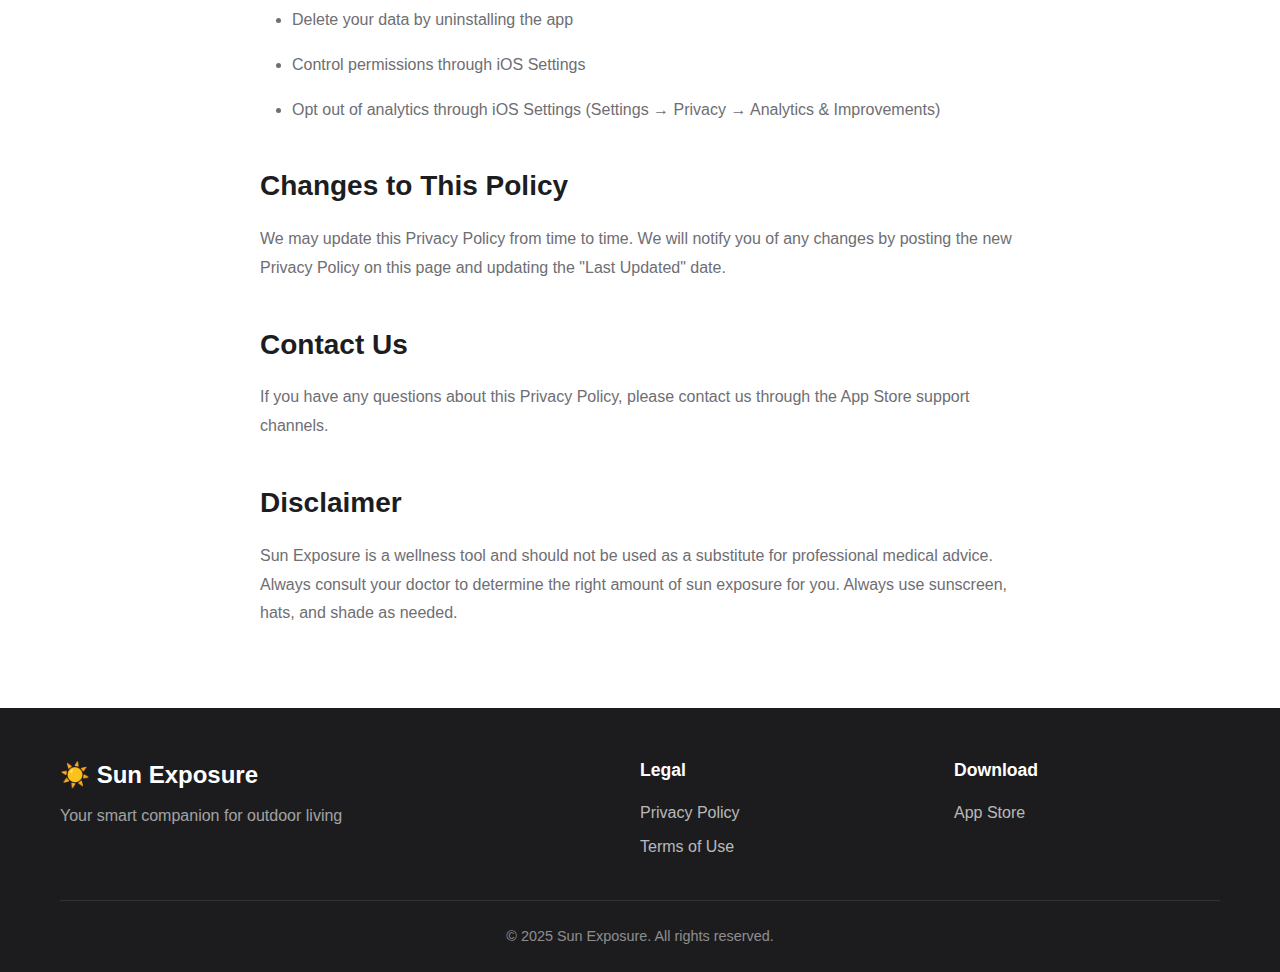
<file: privacy-policy.html>
<!DOCTYPE html>
<html lang="en">
<head>
    <meta charset="UTF-8">
    <meta name="viewport" content="width=device-width, initial-scale=1.0">
    <title>Privacy Policy - Sun Exposure</title>
    <link rel="stylesheet" href="styles.css">
    <style>
        .policy-page {
            max-width: 800px;
            margin: 0 auto;
            padding: 4rem 20px;
        }

        .policy-page h1 {
            font-size: 2.5rem;
            margin-bottom: 1rem;
            color: var(--text-dark);
        }

        .policy-page .updated {
            color: var(--text-light);
            margin-bottom: 2rem;
            font-style: italic;
        }

        .policy-page h2 {
            font-size: 1.75rem;
            margin-top: 2.5rem;
            margin-bottom: 1rem;
            color: var(--text-dark);
        }

        .policy-page h3 {
            font-size: 1.35rem;
            margin-top: 1.5rem;
            margin-bottom: 0.75rem;
            color: var(--text-dark);
        }

        .policy-page p,
        .policy-page li {
            color: var(--text-light);
            line-height: 1.8;
            margin-bottom: 1rem;
        }

        .policy-page ul {
            margin-left: 2rem;
            margin-bottom: 1.5rem;
        }

        .policy-page a {
            color: var(--primary-color);
            text-decoration: none;
        }

        .policy-page a:hover {
            text-decoration: underline;
        }

        .back-link {
            display: inline-block;
            margin-bottom: 2rem;
            color: var(--primary-color);
            text-decoration: none;
            font-weight: 500;
        }

        .back-link:hover {
            text-decoration: underline;
        }
    </style>
</head>
<body>
    <header class="header">
        <div class="container">
            <div class="logo">☀️ Sun Exposure</div>
            <nav class="nav">
                <a href="index.html">Home</a>
                <a href="https://apps.apple.com/us/app/sun-exposure-time-in-daylight/id6463570196" class="cta-button">Download</a>
            </nav>
        </div>
    </header>

    <main class="policy-page">
        <a href="index.html" class="back-link">← Back to Home</a>

        <h1>Privacy Policy</h1>
        <p class="updated">Last Updated: January 2025</p>

        <h2>Our Commitment to Privacy</h2>
        <p>Sun Exposure is committed to protecting your privacy. This Privacy Policy explains how we handle your information when you use our app.</p>

        <h2>Information Collection and Use</h2>

        <h3>Data We Process Locally</h3>
        <p>Sun Exposure processes the following data locally on your device:</p>
        <ul>
            <li><strong>Health Data:</strong> Time spent in daylight, collected via Apple Watch and HealthKit</li>
            <li><strong>Location Data:</strong> Your approximate location for UV Index and weather forecasts</li>
            <li><strong>User Preferences:</strong> Your skin type, exposure goals, and notification settings</li>
        </ul>

        <h3>Privacy-First Approach</h3>
        <p>We believe your health data belongs to you. That's why:</p>
        <ul>
            <li>All your personal data is stored locally on your device</li>
            <li>We do not collect, store, or transmit your personal information to our servers</li>
            <li>Your health data never leaves your device unless you explicitly choose to share it through iOS sharing features</li>
            <li>We do not sell, rent, or share your personal data with third parties</li>
        </ul>

        <h2>HealthKit Integration</h2>
        <p>Sun Exposure integrates with Apple HealthKit to:</p>
        <ul>
            <li>Read your time spent in daylight</li>
            <li>Write calculated Vitamin D estimates (Premium feature)</li>
        </ul>
        <p>All HealthKit data remains on your device and is protected by Apple's security measures. You can revoke HealthKit permissions at any time through iOS Settings.</p>

        <h2>Location Services</h2>
        <p>We use your location to provide:</p>
        <ul>
            <li>Local UV Index forecasts</li>
            <li>Weather conditions</li>
            <li>Accurate sunrise and sunset times</li>
        </ul>
        <p>Location data is processed on your device and used only to fetch relevant weather data from third-party services. We do not store or track your location history.</p>

        <h2>Third-Party Services</h2>
        <p>Sun Exposure uses the following third-party services:</p>
        <ul>
            <li><strong>Weather Data Providers:</strong> To fetch UV Index and weather forecasts based on your location. These requests are anonymized and do not contain personal identifiers.</li>
            <li><strong>Apple Services:</strong> For app distribution, payments (for Premium subscriptions), and HealthKit integration.</li>
        </ul>

        <h2>Analytics</h2>
        <p>We may collect anonymous, aggregated usage statistics to improve the app, such as:</p>
        <ul>
            <li>Feature usage frequency</li>
            <li>App crashes and errors</li>
            <li>General performance metrics</li>
        </ul>
        <p>This data is completely anonymized and cannot be linked back to you or your device.</p>

        <h2>Premium Subscriptions</h2>
        <p>If you purchase a Premium subscription:</p>
        <ul>
            <li>Payment processing is handled entirely by Apple through the App Store</li>
            <li>We do not have access to your payment information</li>
            <li>Your subscription status is verified through Apple's servers</li>
        </ul>

        <h2>Children's Privacy</h2>
        <p>Sun Exposure does not knowingly collect personal information from children under 13. The app is designed for general audiences and does not target children.</p>

        <h2>Data Security</h2>
        <p>We implement industry-standard security measures:</p>
        <ul>
            <li>All data stored on your device is protected by iOS security features</li>
            <li>Network communications use secure HTTPS connections</li>
            <li>We do not maintain user databases or servers containing personal information</li>
        </ul>

        <h2>Your Rights</h2>
        <p>You have the right to:</p>
        <ul>
            <li>Access your data through the app interface</li>
            <li>Delete your data by uninstalling the app</li>
            <li>Control permissions through iOS Settings</li>
            <li>Opt out of analytics through iOS Settings (Settings → Privacy → Analytics & Improvements)</li>
        </ul>

        <h2>Changes to This Policy</h2>
        <p>We may update this Privacy Policy from time to time. We will notify you of any changes by posting the new Privacy Policy on this page and updating the "Last Updated" date.</p>

        <h2>Contact Us</h2>
        <p>If you have any questions about this Privacy Policy, please contact us through the App Store support channels.</p>

        <h2>Disclaimer</h2>
        <p>Sun Exposure is a wellness tool and should not be used as a substitute for professional medical advice. Always consult your doctor to determine the right amount of sun exposure for you. Always use sunscreen, hats, and shade as needed.</p>
    </main>

    <footer class="footer">
        <div class="container">
            <div class="footer-content">
                <div class="footer-brand">
                    <div class="logo">☀️ Sun Exposure</div>
                    <p>Your smart companion for outdoor living</p>
                </div>
                <div class="footer-links">
                    <h4>Legal</h4>
                    <ul>
                        <li><a href="privacy-policy.html">Privacy Policy</a></li>
                        <li><a href="terms-of-use.html">Terms of Use</a></li>
                    </ul>
                </div>
                <div class="footer-links">
                    <h4>Download</h4>
                    <ul>
                        <li><a href="https://apps.apple.com/us/app/sun-exposure-time-in-daylight/id6463570196">App Store</a></li>
                    </ul>
                </div>
            </div>
            <div class="footer-bottom">
                <p>&copy; 2025 Sun Exposure. All rights reserved.</p>
            </div>
        </div>
    </footer>
</body>
</html>
</file>
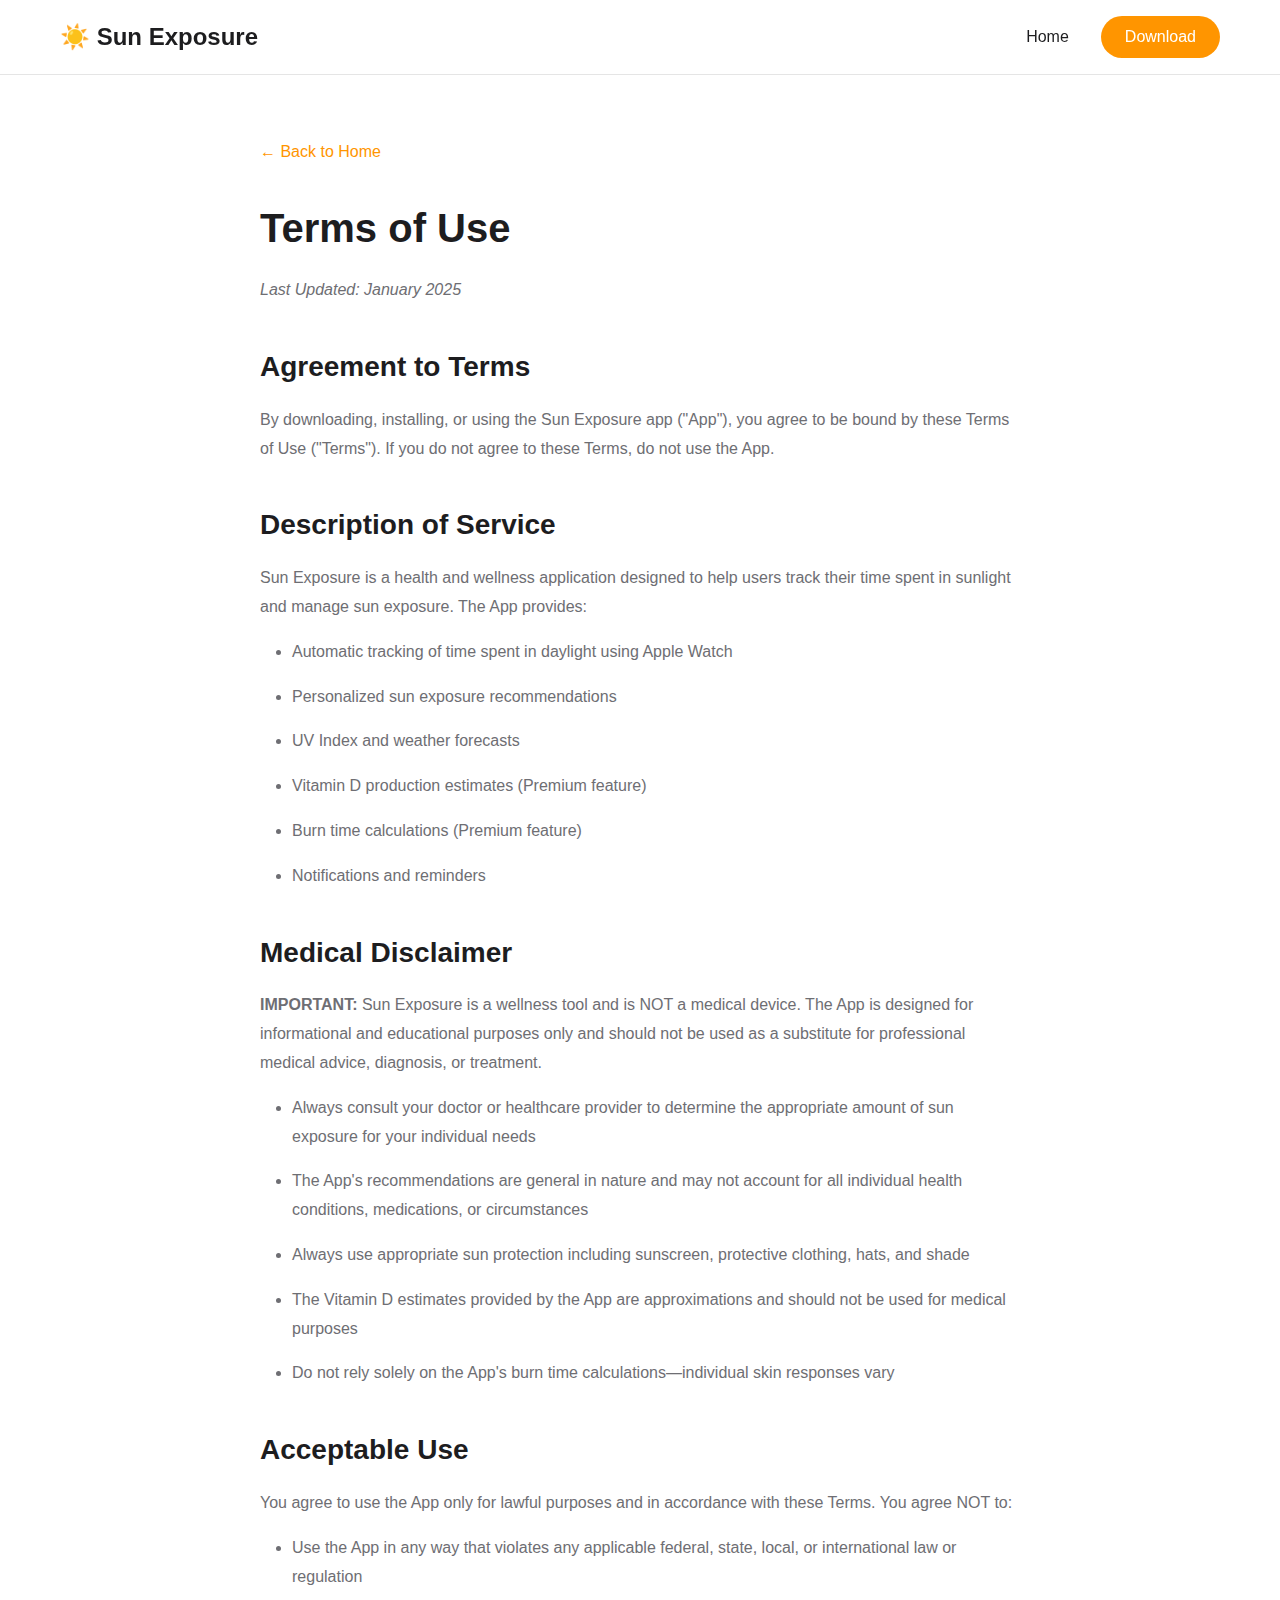
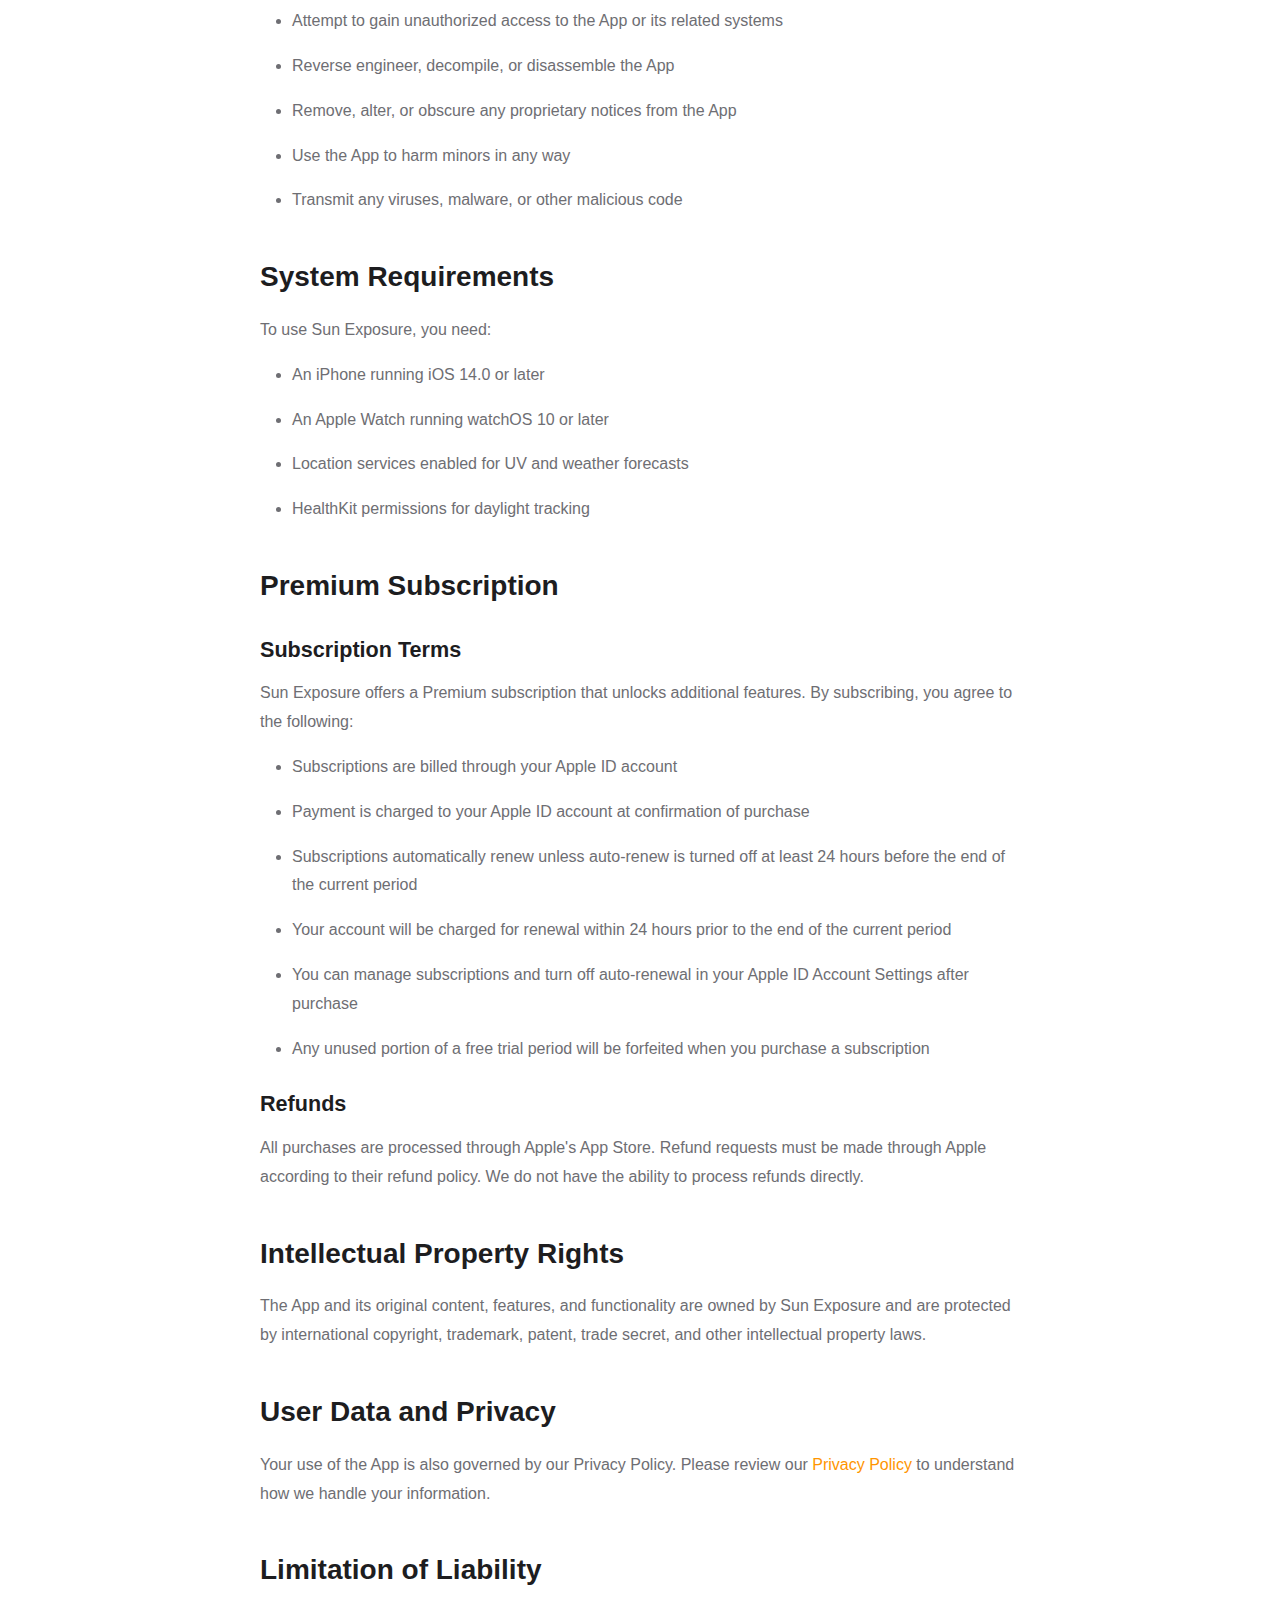
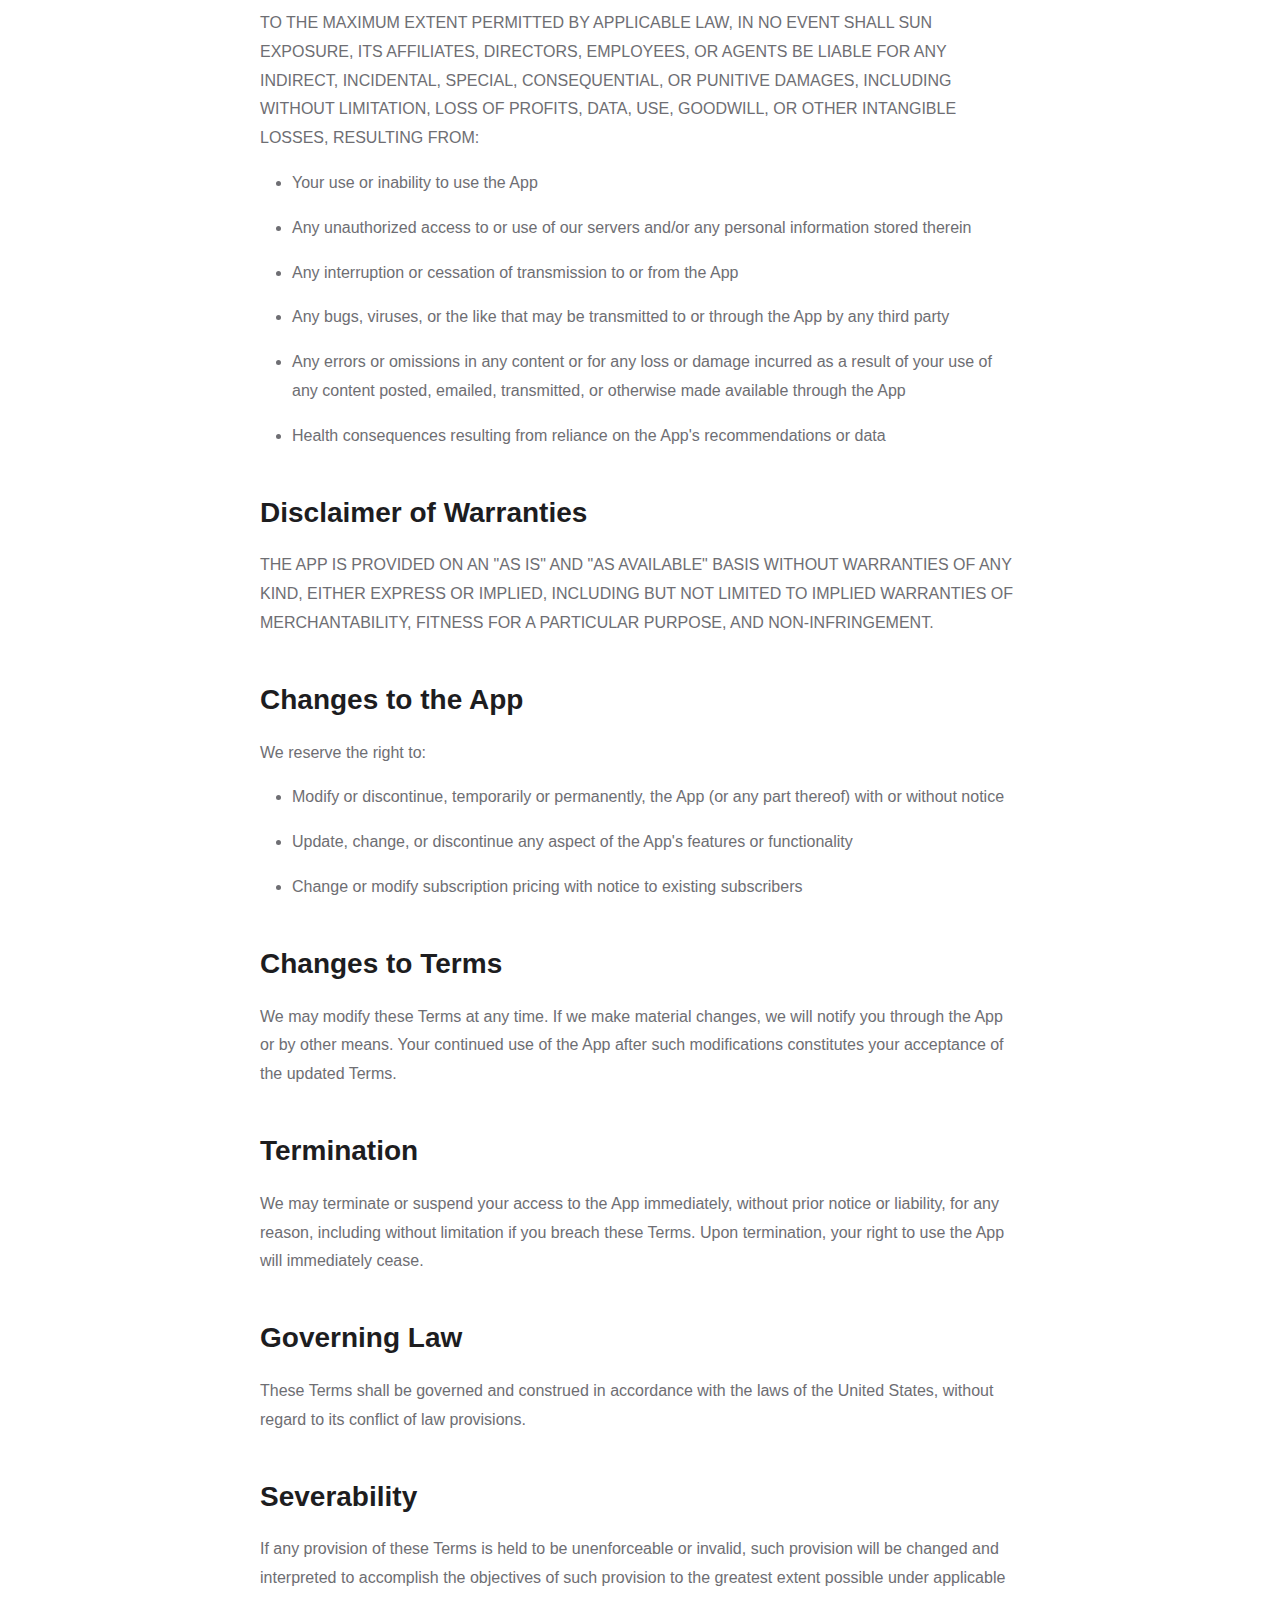
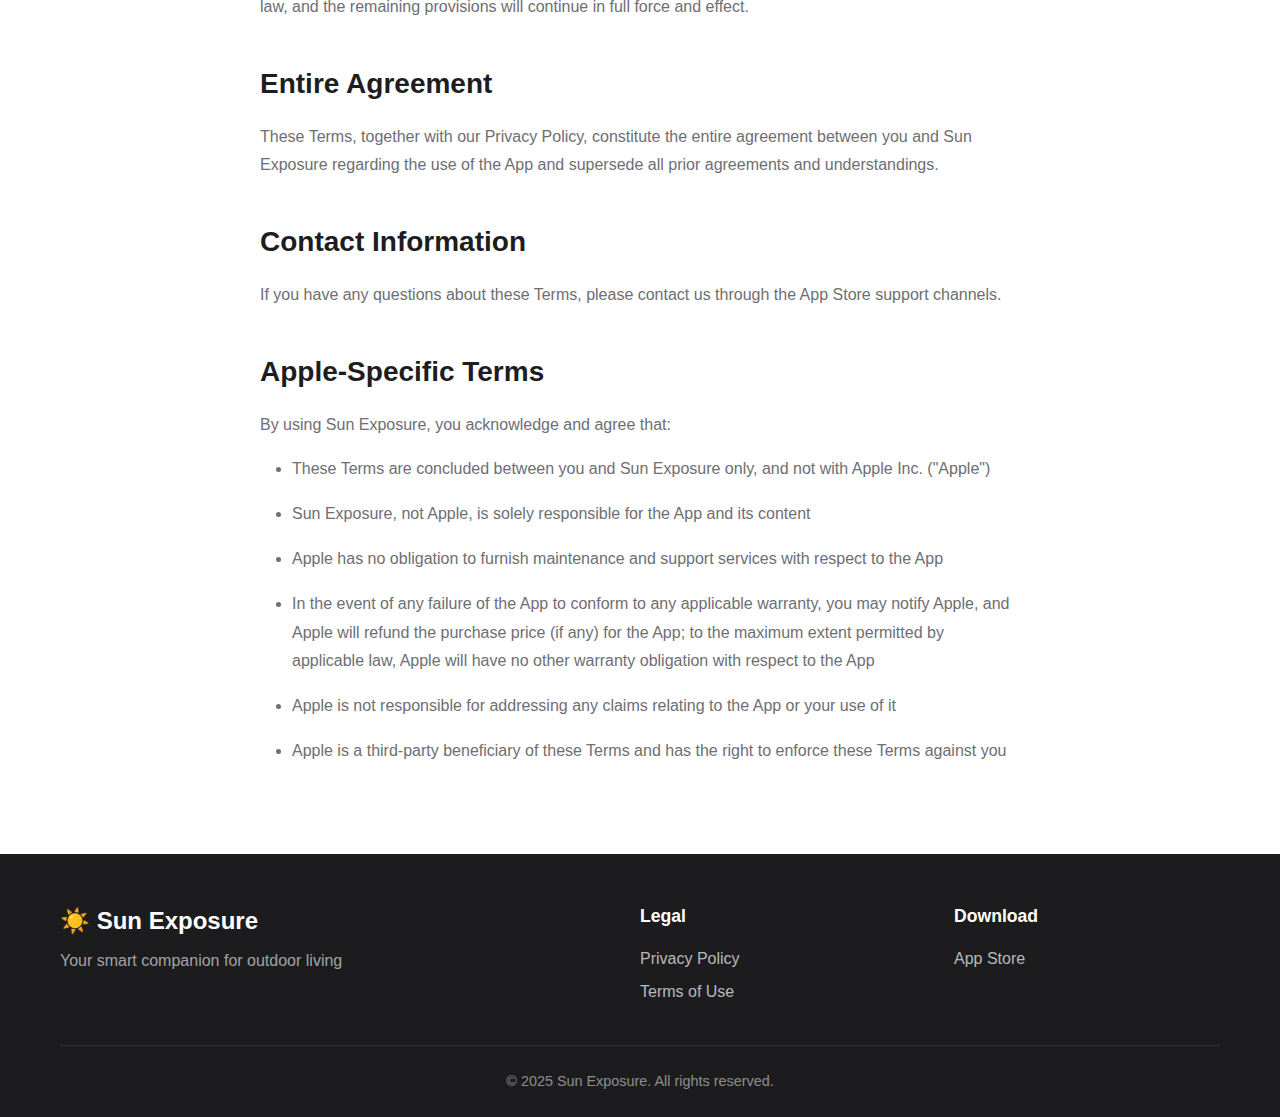
<file: terms-of-use.html>
<!DOCTYPE html>
<html lang="en">
<head>
    <meta charset="UTF-8">
    <meta name="viewport" content="width=device-width, initial-scale=1.0">
    <title>Terms of Use - Sun Exposure</title>
    <link rel="stylesheet" href="styles.css">
    <style>
        .policy-page {
            max-width: 800px;
            margin: 0 auto;
            padding: 4rem 20px;
        }

        .policy-page h1 {
            font-size: 2.5rem;
            margin-bottom: 1rem;
            color: var(--text-dark);
        }

        .policy-page .updated {
            color: var(--text-light);
            margin-bottom: 2rem;
            font-style: italic;
        }

        .policy-page h2 {
            font-size: 1.75rem;
            margin-top: 2.5rem;
            margin-bottom: 1rem;
            color: var(--text-dark);
        }

        .policy-page h3 {
            font-size: 1.35rem;
            margin-top: 1.5rem;
            margin-bottom: 0.75rem;
            color: var(--text-dark);
        }

        .policy-page p,
        .policy-page li {
            color: var(--text-light);
            line-height: 1.8;
            margin-bottom: 1rem;
        }

        .policy-page ul {
            margin-left: 2rem;
            margin-bottom: 1.5rem;
        }

        .policy-page a {
            color: var(--primary-color);
            text-decoration: none;
        }

        .policy-page a:hover {
            text-decoration: underline;
        }

        .back-link {
            display: inline-block;
            margin-bottom: 2rem;
            color: var(--primary-color);
            text-decoration: none;
            font-weight: 500;
        }

        .back-link:hover {
            text-decoration: underline;
        }
    </style>
</head>
<body>
    <header class="header">
        <div class="container">
            <div class="logo">☀️ Sun Exposure</div>
            <nav class="nav">
                <a href="index.html">Home</a>
                <a href="https://apps.apple.com/us/app/sun-exposure-time-in-daylight/id6463570196" class="cta-button">Download</a>
            </nav>
        </div>
    </header>

    <main class="policy-page">
        <a href="index.html" class="back-link">← Back to Home</a>

        <h1>Terms of Use</h1>
        <p class="updated">Last Updated: January 2025</p>

        <h2>Agreement to Terms</h2>
        <p>By downloading, installing, or using the Sun Exposure app ("App"), you agree to be bound by these Terms of Use ("Terms"). If you do not agree to these Terms, do not use the App.</p>

        <h2>Description of Service</h2>
        <p>Sun Exposure is a health and wellness application designed to help users track their time spent in sunlight and manage sun exposure. The App provides:</p>
        <ul>
            <li>Automatic tracking of time spent in daylight using Apple Watch</li>
            <li>Personalized sun exposure recommendations</li>
            <li>UV Index and weather forecasts</li>
            <li>Vitamin D production estimates (Premium feature)</li>
            <li>Burn time calculations (Premium feature)</li>
            <li>Notifications and reminders</li>
        </ul>

        <h2>Medical Disclaimer</h2>
        <p><strong>IMPORTANT:</strong> Sun Exposure is a wellness tool and is NOT a medical device. The App is designed for informational and educational purposes only and should not be used as a substitute for professional medical advice, diagnosis, or treatment.</p>
        <ul>
            <li>Always consult your doctor or healthcare provider to determine the appropriate amount of sun exposure for your individual needs</li>
            <li>The App's recommendations are general in nature and may not account for all individual health conditions, medications, or circumstances</li>
            <li>Always use appropriate sun protection including sunscreen, protective clothing, hats, and shade</li>
            <li>The Vitamin D estimates provided by the App are approximations and should not be used for medical purposes</li>
            <li>Do not rely solely on the App's burn time calculations—individual skin responses vary</li>
        </ul>

        <h2>Acceptable Use</h2>
        <p>You agree to use the App only for lawful purposes and in accordance with these Terms. You agree NOT to:</p>
        <ul>
            <li>Use the App in any way that violates any applicable federal, state, local, or international law or regulation</li>
            <li>Attempt to gain unauthorized access to the App or its related systems</li>
            <li>Reverse engineer, decompile, or disassemble the App</li>
            <li>Remove, alter, or obscure any proprietary notices from the App</li>
            <li>Use the App to harm minors in any way</li>
            <li>Transmit any viruses, malware, or other malicious code</li>
        </ul>

        <h2>System Requirements</h2>
        <p>To use Sun Exposure, you need:</p>
        <ul>
            <li>An iPhone running iOS 14.0 or later</li>
            <li>An Apple Watch running watchOS 10 or later</li>
            <li>Location services enabled for UV and weather forecasts</li>
            <li>HealthKit permissions for daylight tracking</li>
        </ul>

        <h2>Premium Subscription</h2>

        <h3>Subscription Terms</h3>
        <p>Sun Exposure offers a Premium subscription that unlocks additional features. By subscribing, you agree to the following:</p>
        <ul>
            <li>Subscriptions are billed through your Apple ID account</li>
            <li>Payment is charged to your Apple ID account at confirmation of purchase</li>
            <li>Subscriptions automatically renew unless auto-renew is turned off at least 24 hours before the end of the current period</li>
            <li>Your account will be charged for renewal within 24 hours prior to the end of the current period</li>
            <li>You can manage subscriptions and turn off auto-renewal in your Apple ID Account Settings after purchase</li>
            <li>Any unused portion of a free trial period will be forfeited when you purchase a subscription</li>
        </ul>

        <h3>Refunds</h3>
        <p>All purchases are processed through Apple's App Store. Refund requests must be made through Apple according to their refund policy. We do not have the ability to process refunds directly.</p>

        <h2>Intellectual Property Rights</h2>
        <p>The App and its original content, features, and functionality are owned by Sun Exposure and are protected by international copyright, trademark, patent, trade secret, and other intellectual property laws.</p>

        <h2>User Data and Privacy</h2>
        <p>Your use of the App is also governed by our Privacy Policy. Please review our <a href="privacy-policy.html">Privacy Policy</a> to understand how we handle your information.</p>

        <h2>Limitation of Liability</h2>
        <p>TO THE MAXIMUM EXTENT PERMITTED BY APPLICABLE LAW, IN NO EVENT SHALL SUN EXPOSURE, ITS AFFILIATES, DIRECTORS, EMPLOYEES, OR AGENTS BE LIABLE FOR ANY INDIRECT, INCIDENTAL, SPECIAL, CONSEQUENTIAL, OR PUNITIVE DAMAGES, INCLUDING WITHOUT LIMITATION, LOSS OF PROFITS, DATA, USE, GOODWILL, OR OTHER INTANGIBLE LOSSES, RESULTING FROM:</p>
        <ul>
            <li>Your use or inability to use the App</li>
            <li>Any unauthorized access to or use of our servers and/or any personal information stored therein</li>
            <li>Any interruption or cessation of transmission to or from the App</li>
            <li>Any bugs, viruses, or the like that may be transmitted to or through the App by any third party</li>
            <li>Any errors or omissions in any content or for any loss or damage incurred as a result of your use of any content posted, emailed, transmitted, or otherwise made available through the App</li>
            <li>Health consequences resulting from reliance on the App's recommendations or data</li>
        </ul>

        <h2>Disclaimer of Warranties</h2>
        <p>THE APP IS PROVIDED ON AN "AS IS" AND "AS AVAILABLE" BASIS WITHOUT WARRANTIES OF ANY KIND, EITHER EXPRESS OR IMPLIED, INCLUDING BUT NOT LIMITED TO IMPLIED WARRANTIES OF MERCHANTABILITY, FITNESS FOR A PARTICULAR PURPOSE, AND NON-INFRINGEMENT.</p>

        <h2>Changes to the App</h2>
        <p>We reserve the right to:</p>
        <ul>
            <li>Modify or discontinue, temporarily or permanently, the App (or any part thereof) with or without notice</li>
            <li>Update, change, or discontinue any aspect of the App's features or functionality</li>
            <li>Change or modify subscription pricing with notice to existing subscribers</li>
        </ul>

        <h2>Changes to Terms</h2>
        <p>We may modify these Terms at any time. If we make material changes, we will notify you through the App or by other means. Your continued use of the App after such modifications constitutes your acceptance of the updated Terms.</p>

        <h2>Termination</h2>
        <p>We may terminate or suspend your access to the App immediately, without prior notice or liability, for any reason, including without limitation if you breach these Terms. Upon termination, your right to use the App will immediately cease.</p>

        <h2>Governing Law</h2>
        <p>These Terms shall be governed and construed in accordance with the laws of the United States, without regard to its conflict of law provisions.</p>

        <h2>Severability</h2>
        <p>If any provision of these Terms is held to be unenforceable or invalid, such provision will be changed and interpreted to accomplish the objectives of such provision to the greatest extent possible under applicable law, and the remaining provisions will continue in full force and effect.</p>

        <h2>Entire Agreement</h2>
        <p>These Terms, together with our Privacy Policy, constitute the entire agreement between you and Sun Exposure regarding the use of the App and supersede all prior agreements and understandings.</p>

        <h2>Contact Information</h2>
        <p>If you have any questions about these Terms, please contact us through the App Store support channels.</p>

        <h2>Apple-Specific Terms</h2>
        <p>By using Sun Exposure, you acknowledge and agree that:</p>
        <ul>
            <li>These Terms are concluded between you and Sun Exposure only, and not with Apple Inc. ("Apple")</li>
            <li>Sun Exposure, not Apple, is solely responsible for the App and its content</li>
            <li>Apple has no obligation to furnish maintenance and support services with respect to the App</li>
            <li>In the event of any failure of the App to conform to any applicable warranty, you may notify Apple, and Apple will refund the purchase price (if any) for the App; to the maximum extent permitted by applicable law, Apple will have no other warranty obligation with respect to the App</li>
            <li>Apple is not responsible for addressing any claims relating to the App or your use of it</li>
            <li>Apple is a third-party beneficiary of these Terms and has the right to enforce these Terms against you</li>
        </ul>
    </main>

    <footer class="footer">
        <div class="container">
            <div class="footer-content">
                <div class="footer-brand">
                    <div class="logo">☀️ Sun Exposure</div>
                    <p>Your smart companion for outdoor living</p>
                </div>
                <div class="footer-links">
                    <h4>Legal</h4>
                    <ul>
                        <li><a href="privacy-policy.html">Privacy Policy</a></li>
                        <li><a href="terms-of-use.html">Terms of Use</a></li>
                    </ul>
                </div>
                <div class="footer-links">
                    <h4>Download</h4>
                    <ul>
                        <li><a href="https://apps.apple.com/us/app/sun-exposure-time-in-daylight/id6463570196">App Store</a></li>
                    </ul>
                </div>
            </div>
            <div class="footer-bottom">
                <p>&copy; 2025 Sun Exposure. All rights reserved.</p>
            </div>
        </div>
    </footer>
</body>
</html>
</file>
<file: styles.css>
/* Reset and Base Styles */
* {
    margin: 0;
    padding: 0;
    box-sizing: border-box;
}

:root {
    --primary-color: #FF9500;
    --secondary-color: #FFB84D;
    --dark-color: #1C1C1E;
    --light-color: #F5F5F7;
    --text-dark: #1D1D1F;
    --text-light: #6E6E73;
    --premium-gradient: linear-gradient(135deg, #667eea 0%, #764ba2 100%);
    --shadow: 0 4px 6px rgba(0, 0, 0, 0.1);
    --shadow-lg: 0 10px 30px rgba(0, 0, 0, 0.15);
}

body {
    font-family: -apple-system, BlinkMacSystemFont, 'Segoe UI', Roboto, Oxygen, Ubuntu, Cantarell, sans-serif;
    line-height: 1.6;
    color: var(--text-dark);
    background-color: #fff;
}

.container {
    max-width: 1200px;
    margin: 0 auto;
    padding: 0 20px;
}

/* Header */
.header {
    background-color: rgba(255, 255, 255, 0.95);
    backdrop-filter: blur(10px);
    position: sticky;
    top: 0;
    z-index: 1000;
    border-bottom: 1px solid rgba(0, 0, 0, 0.1);
    padding: 1rem 0;
}

.header .container {
    display: flex;
    justify-content: space-between;
    align-items: center;
}

.logo {
    font-size: 1.5rem;
    font-weight: 700;
    color: var(--text-dark);
}

.nav {
    display: flex;
    gap: 2rem;
    align-items: center;
}

.nav a {
    text-decoration: none;
    color: var(--text-dark);
    font-weight: 500;
    transition: color 0.3s;
}

.nav a:hover {
    color: var(--primary-color);
}

.cta-button {
    background-color: var(--primary-color);
    color: white !important;
    padding: 0.5rem 1.5rem;
    border-radius: 25px;
    transition: transform 0.3s, box-shadow 0.3s;
}

.cta-button:hover {
    transform: translateY(-2px);
    box-shadow: var(--shadow);
}

/* Hero Section */
.hero {
    padding: 4rem 0 6rem;
    background: linear-gradient(180deg, #FFF5E6 0%, #ffffff 100%);
}

.hero .container {
    display: grid;
    grid-template-columns: 1fr 1fr;
    gap: 4rem;
    align-items: center;
}

.hero-content h1 {
    font-size: 3rem;
    font-weight: 700;
    line-height: 1.1;
    margin-bottom: 1.5rem;
    color: var(--text-dark);
}

.hero-subtitle {
    font-size: 1.25rem;
    color: var(--text-light);
    margin-bottom: 2rem;
    line-height: 1.6;
}

.hero-cta {
    margin-bottom: 1rem;
}

.download-button {
    display: inline-flex;
    align-items: center;
    gap: 0.75rem;
    background-color: var(--dark-color);
    color: white;
    padding: 1rem 2rem;
    border-radius: 12px;
    text-decoration: none;
    font-weight: 600;
    font-size: 1.1rem;
    transition: transform 0.3s, box-shadow 0.3s;
    box-shadow: var(--shadow);
}

.download-button:hover {
    transform: translateY(-3px);
    box-shadow: var(--shadow-lg);
}

.download-button.large {
    padding: 1.25rem 2.5rem;
    font-size: 1.25rem;
}

.apple-icon {
    width: 24px;
    height: 24px;
}

.compatibility {
    color: var(--text-light);
    font-size: 0.9rem;
}

/* Phone Mockup */
.hero-image {
    display: flex;
    justify-content: center;
    align-items: center;
}

.phone-mockup {
    width: 300px;
    height: 600px;
    background: linear-gradient(135deg, #667eea 0%, #764ba2 100%);
    border-radius: 40px;
    padding: 12px;
    box-shadow: var(--shadow-lg);
    position: relative;
}

.phone-mockup::before {
    content: '';
    position: absolute;
    top: 12px;
    left: 50%;
    transform: translateX(-50%);
    width: 100px;
    height: 25px;
    background-color: var(--dark-color);
    border-radius: 0 0 20px 20px;
    z-index: 10;
}

.phone-screen {
    width: 100%;
    height: 100%;
    background-color: #fff;
    border-radius: 32px;
    overflow: hidden;
}

.screenshot-placeholder {
    width: 100%;
    height: 100%;
    display: flex;
    flex-direction: column;
    justify-content: center;
    align-items: center;
    background: linear-gradient(180deg, #FFE5B4 0%, #FFF5E6 100%);
}

.sun-icon {
    font-size: 6rem;
    margin-bottom: 1rem;
}

.mockup-text {
    color: var(--text-light);
    font-weight: 500;
}

/* Features Section */
.features {
    padding: 6rem 0;
    background-color: #fff;
}

.features h2 {
    text-align: center;
    font-size: 2.5rem;
    margin-bottom: 3rem;
    color: var(--text-dark);
}

.features-grid {
    display: grid;
    grid-template-columns: repeat(auto-fit, minmax(280px, 1fr));
    gap: 2rem;
}

.feature-card {
    background-color: var(--light-color);
    padding: 2rem;
    border-radius: 16px;
    transition: transform 0.3s, box-shadow 0.3s;
    position: relative;
}

.feature-card:hover {
    transform: translateY(-5px);
    box-shadow: var(--shadow-lg);
}

.feature-card.premium {
    background: linear-gradient(135deg, rgba(102, 126, 234, 0.1) 0%, rgba(118, 75, 162, 0.1) 100%);
    border: 2px solid rgba(102, 126, 234, 0.3);
}

.feature-icon {
    font-size: 3rem;
    margin-bottom: 1rem;
}

.feature-card h3 {
    font-size: 1.5rem;
    margin-bottom: 0.75rem;
    color: var(--text-dark);
}

.feature-card p {
    color: var(--text-light);
    line-height: 1.6;
    margin-bottom: 1rem;
}

.badge {
    display: inline-block;
    padding: 0.25rem 0.75rem;
    border-radius: 12px;
    font-size: 0.85rem;
    font-weight: 600;
    text-transform: uppercase;
}

.badge.free {
    background-color: #34C759;
    color: white;
}

.badge.premium-badge {
    background: var(--premium-gradient);
    color: white;
}

/* Why Section */
.why-section {
    padding: 6rem 0;
    background: linear-gradient(180deg, #ffffff 0%, #FFF5E6 100%);
}

.why-section h2 {
    text-align: center;
    font-size: 2.5rem;
    margin-bottom: 2rem;
    color: var(--text-dark);
}

.why-content {
    max-width: 800px;
    margin: 0 auto;
    text-align: center;
}

.lead {
    font-size: 1.25rem;
    color: var(--text-dark);
    margin-bottom: 1.5rem;
    font-weight: 500;
}

.why-content > p {
    font-size: 1.1rem;
    color: var(--text-light);
    margin-bottom: 3rem;
}

.benefits-grid {
    display: grid;
    grid-template-columns: repeat(auto-fit, minmax(250px, 1fr));
    gap: 2rem;
    margin-top: 3rem;
}

.benefit {
    text-align: center;
}

.benefit-icon {
    font-size: 3rem;
    margin-bottom: 1rem;
}

.benefit h3 {
    font-size: 1.5rem;
    margin-bottom: 0.5rem;
    color: var(--text-dark);
}

.benefit p {
    color: var(--text-light);
}

/* Download Section */
.download-section {
    padding: 6rem 0;
    background-color: var(--dark-color);
    color: white;
    text-align: center;
}

.download-section h2 {
    font-size: 2.5rem;
    margin-bottom: 1rem;
}

.download-subtitle {
    font-size: 1.25rem;
    color: rgba(255, 255, 255, 0.7);
    margin-bottom: 2rem;
}

.download-section .download-button {
    background-color: var(--primary-color);
}

.download-section .disclaimer {
    margin-top: 1rem;
    color: rgba(255, 255, 255, 0.6);
    font-size: 0.9rem;
}

/* Disclaimer Section */
.disclaimer-section {
    padding: 2rem 0;
    background-color: var(--light-color);
    text-align: center;
}

.disclaimer-section p {
    color: var(--text-light);
    font-size: 0.9rem;
    max-width: 800px;
    margin: 0 auto;
}

/* Footer */
.footer {
    background-color: var(--dark-color);
    color: white;
    padding: 3rem 0 1.5rem;
}

.footer-content {
    display: grid;
    grid-template-columns: 2fr 1fr 1fr;
    gap: 3rem;
    margin-bottom: 2rem;
}

.footer-brand {
    max-width: 300px;
}

.footer-brand .logo {
    color: white;
    margin-bottom: 0.5rem;
}

.footer-brand p {
    color: rgba(255, 255, 255, 0.6);
}

.footer-links h4 {
    margin-bottom: 1rem;
    font-size: 1.1rem;
}

.footer-links ul {
    list-style: none;
}

.footer-links li {
    margin-bottom: 0.5rem;
}

.footer-links a {
    color: rgba(255, 255, 255, 0.7);
    text-decoration: none;
    transition: color 0.3s;
}

.footer-links a:hover {
    color: var(--primary-color);
}

.footer-bottom {
    border-top: 1px solid rgba(255, 255, 255, 0.1);
    padding-top: 1.5rem;
    text-align: center;
}

.footer-bottom p {
    color: rgba(255, 255, 255, 0.5);
    font-size: 0.9rem;
}

/* Responsive Design */
@media (max-width: 968px) {
    .hero .container {
        grid-template-columns: 1fr;
        gap: 2rem;
    }

    .hero-image {
        order: -1;
    }

    .phone-mockup {
        width: 250px;
        height: 500px;
    }

    .sun-icon {
        font-size: 4rem;
    }

    .hero-content h1 {
        font-size: 2.5rem;
        text-align: center;
    }

    .hero-subtitle {
        text-align: center;
    }

    .hero-cta {
        text-align: center;
    }

    .footer-content {
        grid-template-columns: 1fr;
        gap: 2rem;
    }

    .footer-brand {
        max-width: 100%;
    }
}

@media (max-width: 768px) {
    .nav {
        gap: 1rem;
    }

    .nav a:not(.cta-button) {
        display: none;
    }

    .hero-content h1 {
        font-size: 2rem;
    }

    .hero-subtitle {
        font-size: 1.1rem;
    }

    .features h2,
    .why-section h2,
    .download-section h2 {
        font-size: 2rem;
    }

    .features-grid {
        grid-template-columns: 1fr;
    }

    .benefits-grid {
        grid-template-columns: 1fr;
    }
}

@media (max-width: 480px) {
    .logo {
        font-size: 1.25rem;
    }

    .hero {
        padding: 2rem 0 3rem;
    }

    .hero-content h1 {
        font-size: 1.75rem;
    }

    .download-button {
        font-size: 1rem;
        padding: 0.875rem 1.5rem;
    }

    .phone-mockup {
        width: 200px;
        height: 400px;
    }

    .sun-icon {
        font-size: 3rem;
    }
}
</file>
